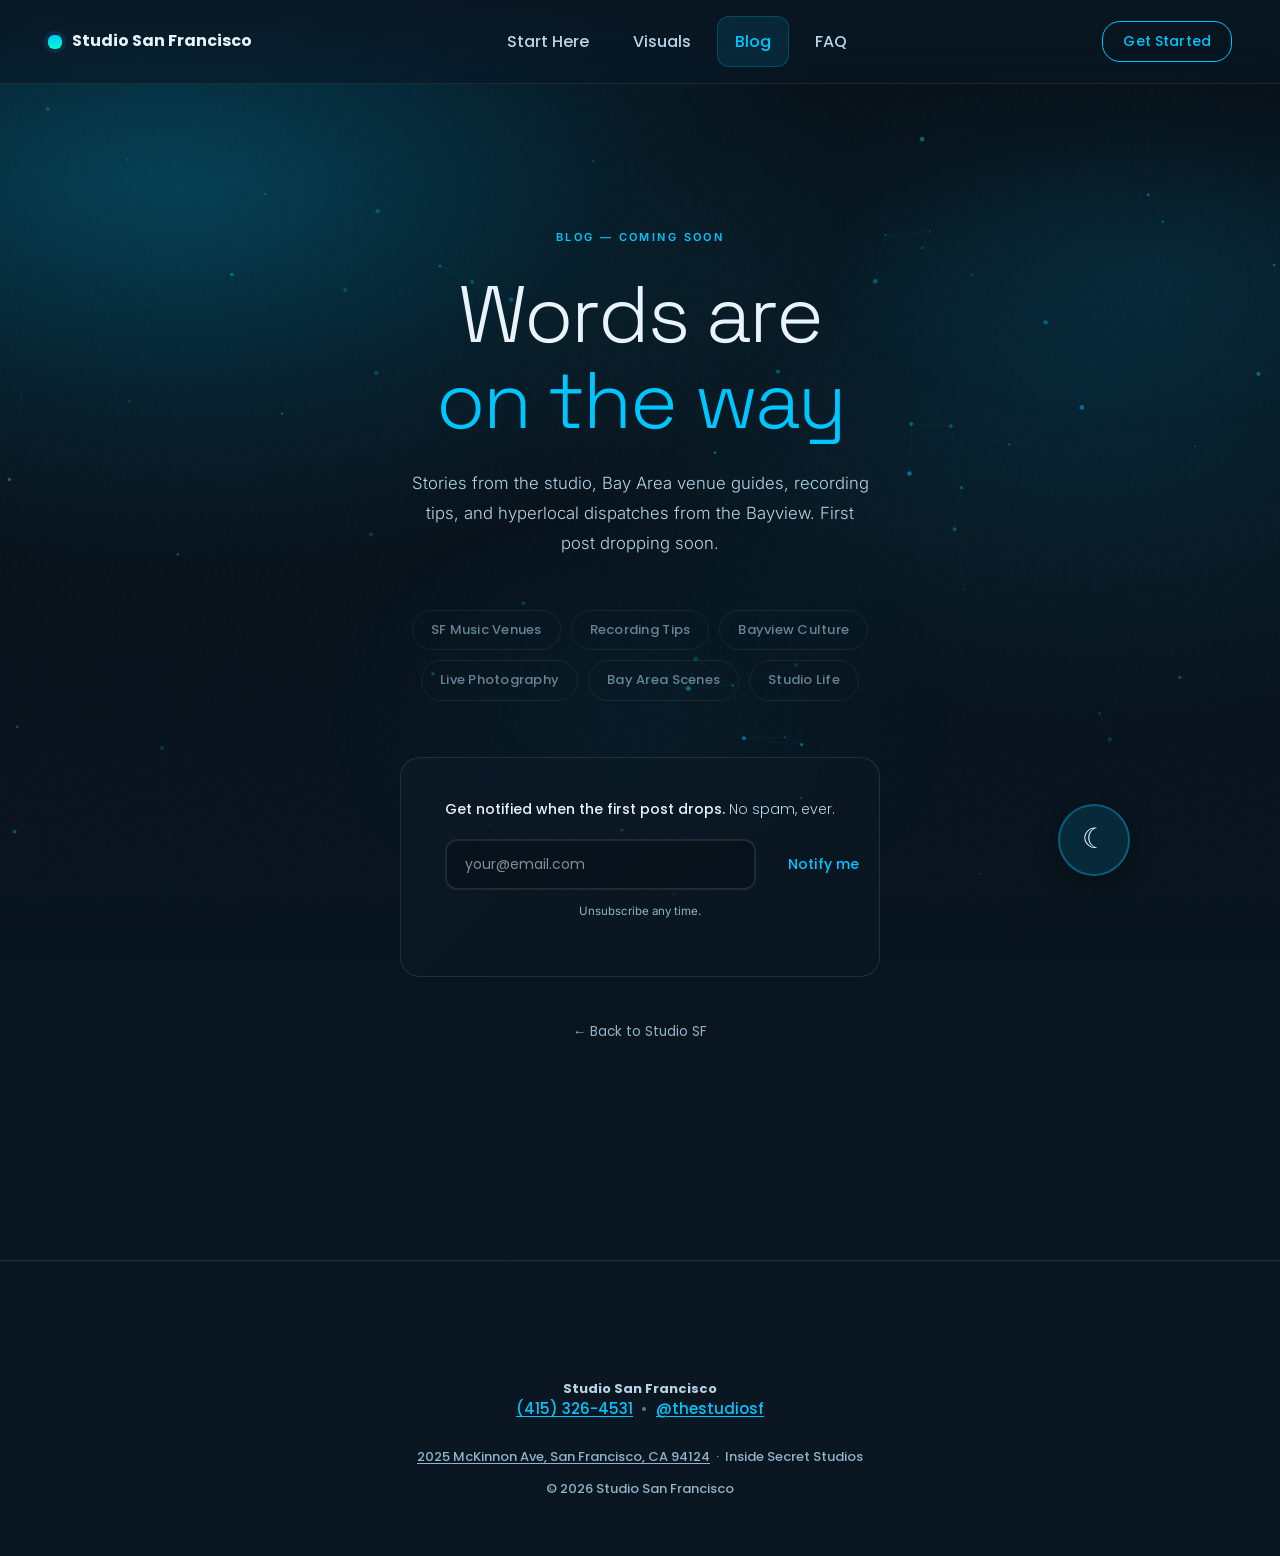
<file: blog.html>
<!DOCTYPE html>
<html data-theme="dark" lang="en">
<head>
<!-- Google tag (gtag.js) -->
<script async src="https://www.googletagmanager.com/gtag/js?id=G-ZKSHE7V4MH"></script>
<script>
  window.dataLayer = window.dataLayer || [];
  function gtag(){dataLayer.push(arguments);}
  gtag('js', new Date());
  gtag('config', 'G-ZKSHE7V4MH');
</script>
<meta charset="utf-8"/>
<meta content="width=device-width, initial-scale=1, viewport-fit=cover" name="viewport"/>
<meta content="#00c6ff" name="theme-color"/>
<meta content="index,follow,max-image-preview:large" name="robots"/>
<!-- Primary Meta Tags -->
<meta content="The Studio SF Blog — Bay Area music culture, recording tips, and hyperlocal dispatches from the Bayview. Coming soon." name="description"/>
<meta content="san francisco music blog, bay area recording tips, bayview music culture, sf music venues, recording studio blog san francisco" name="keywords"/>
<!-- Canonical URL -->
<link href="https://www.bookthestudiosf.com/blog.html" rel="canonical"/>
<!-- Open Graph -->
<meta content="Blog — Coming Soon | Studio San Francisco" property="og:title"/>
<meta content="Bay Area music culture, SF venue guides, recording tips, and hyperlocal dispatches from the Bayview. First post dropping soon." property="og:description"/>
<meta content="website" property="og:type"/>
<meta content="https://www.bookthestudiosf.com/blog.html" property="og:url"/>
<meta content="https://www.bookthestudiosf.com/images/studio-1.jpg" property="og:image"/>
<meta content="1200" property="og:image:width"/>
<meta content="630" property="og:image:height"/>
<meta content="Studio San Francisco — Blog" property="og:image:alt"/>
<meta content="Studio San Francisco" property="og:site_name"/>
<meta content="en_US" property="og:locale"/>
<!-- Twitter -->
<meta content="summary_large_image" name="twitter:card"/>
<meta content="Blog — Coming Soon | Studio San Francisco" name="twitter:title"/>
<meta content="Bay Area music culture, SF venue guides, recording tips, and hyperlocal dispatches from the Bayview. First post dropping soon." name="twitter:description"/>
<meta content="https://www.bookthestudiosf.com/images/studio-1.jpg" name="twitter:image"/>
<!-- Author & Geo -->
<meta content="Stephen" name="author"/>
<meta content="US-CA" name="geo.region"/>
<meta content="San Francisco" name="geo.placename"/>
<meta content="37.740133;-122.397501" name="geo.position"/>
<meta content="37.740133, -122.397501" name="ICBM"/>
<!-- Structured Data -->
<script type="application/ld+json">
{
  "@context": "https://schema.org",
  "@type": "Blog",
  "name": "Studio San Francisco Blog",
  "description": "Bay Area music culture, recording tips, and hyperlocal dispatches from Studio San Francisco in the Bayview district of San Francisco.",
  "url": "https://www.bookthestudiosf.com/blog.html",
  "author": {
    "@type": "Person",
    "name": "Stephen",
    "jobTitle": "Recording Engineer & Songwriter",
    "worksFor": {
      "@type": "LocalBusiness",
      "name": "Studio San Francisco",
      "url": "https://www.bookthestudiosf.com"
    }
  },
  "publisher": {
    "@type": "LocalBusiness",
    "name": "Studio San Francisco",
    "url": "https://www.bookthestudiosf.com",
    "address": {
      "@type": "PostalAddress",
      "streetAddress": "2025 McKinnon Ave",
      "addressLocality": "San Francisco",
      "addressRegion": "CA",
      "postalCode": "94124",
      "addressCountry": "US"
    }
  },
  "isPartOf": {
    "@type": "WebSite",
    "name": "Studio San Francisco",
    "url": "https://www.bookthestudiosf.com"
  }
}
</script>
<title>Blog — Coming Soon | Studio San Francisco</title>
<link href="https://fonts.googleapis.com" rel="preconnect"/>
<link crossorigin="" href="https://fonts.gstatic.com" rel="preconnect"/>
<link href="https://fonts.googleapis.com/css2?family=Poppins:wght@300;400;500;600&family=Inter:wght@300;400;500;600&family=Source+Serif+4:wght@400;600&family=Space+Grotesk:wght@300;400;500;600;700&display=swap" rel="stylesheet"/>
<link href="styles.css" rel="stylesheet"/>
<link rel="icon" href="data:image/svg+xml,<svg xmlns='http://www.w3.org/2000/svg' viewBox='0 0 100 100'><text y='.9em' font-size='90'>🎙</text></svg>"/>
<link rel="apple-touch-icon" href="/apple-touch-icon.png"/>
</head>
<body>

<div aria-hidden="true" class="bg-mesh"></div>
<div aria-hidden="true" class="bg-noise-overlay"></div>
<div aria-hidden="true" class="cursor-glow" id="cursorGlow"></div>
<canvas aria-hidden="true" id="particleCanvas"></canvas>
<a class="skip-to-main" href="#main">Skip to main content</a>

<header class="topbar desktop-only" id="topbar" role="banner">
<div class="topbar-inner">
  <a aria-label="Studio San Francisco home" class="topbrand" href="index.html">
    <span aria-hidden="true" class="topmark"></span>
    <span class="topname"><strong>Studio San Francisco</strong></span>
  </a>
  <nav aria-label="Primary navigation" class="topnav">
        <a href="index.html#quick-start">Start Here</a>
    <a href="portfolio.html">Visuals</a>
    <a href="blog.html" aria-current="page" style="color:var(--accent)">Blog</a>
    <a href="index.html#faq">FAQ</a>
  </nav>
<div class="topactions">
<a class="btn btn-nav-cta" href="index.html#quick-start">Get Started</a>
</div>
</div>
</header>

<button aria-label="Open menu" class="menu-fab" id="menuFab" type="button">
  <span aria-hidden="true" class="menu-dot"></span><span>MENU</span>
</button>
<div aria-hidden="true" class="backdrop" id="backdrop"></div>
<aside aria-label="Site navigation" class="sidebar" id="sidebar" role="navigation">
<div class="sidebar-inner">
  <div class="brand">
    <div class="brand-mark"><div class="brand-name">Studio San Francisco</div></div>
    <button aria-label="Close menu" class="icon-btn" id="closeSidebar">✕</button>
  </div>
  <ul class="nav">
    <li><a href="index.html">Home</a></li>
    <li><a href="index.html#quick-start">Get Started</a></li>
    <li><a href="portfolio.html">Visuals</a></li>
    <li><a href="blog.html" style="color:var(--accent)">Blog</a></li>
    <li><a href="index.html#faq">FAQ</a></li>
  </ul>
</div>
</aside>

<div class="theme-fab" id="themeFabWrap">
  <button aria-checked="false" aria-label="Switch to light mode" class="theme-fab-btn" id="themeFab" role="switch" type="button">
    <span aria-hidden="true" class="theme-fab-icon">☾</span>
  </button>
</div>

<main id="main" tabindex="-1">
  <div class="cs-wrap">

    <p class="cs-eyebrow" data-reveal>Blog — Coming Soon</p>

    <h1 class="cs-title" data-reveal>Words are<br><em>on the way</em></h1>

    <p class="cs-sub" data-reveal>Stories from the studio, Bay Area venue guides, recording tips, and hyperlocal dispatches from the Bayview. First post dropping soon.</p>

    <div class="cs-topics" data-reveal>
      <span class="cs-topic">SF Music Venues</span>
      <span class="cs-topic">Recording Tips</span>
      <span class="cs-topic">Bayview Culture</span>
      <span class="cs-topic">Live Photography</span>
      <span class="cs-topic">Bay Area Scenes</span>
      <span class="cs-topic">Studio Life</span>
    </div>

    <div class="cs-form-wrap" data-reveal>
      <span class="cs-form-label">Get notified when the first post drops. <span>No spam, ever.</span></span>
      <form class="cs-form" action="/" data-netlify="true" method="POST" name="blog-notify" id="notifyForm">
        <input type="hidden" name="form-name" value="blog-notify"/>
        <input type="email" name="email" placeholder="your@email.com" required autocomplete="email"/>
        <button class="btn btn-nav-cta" type="submit">Notify me</button>
      </form>
      <p class="cs-form-note">Unsubscribe any time.</p>
      <p class="cs-success" id="csSuccess">✓ You're on the list.</p>
    </div>

    <a class="cs-back" href="index.html">← Back to Studio SF</a>

  </div>
</main>

<footer class="premium-footer">
<div class="footer-inner">
<h4>Studio San Francisco</h4>
<div class="footer-contact"><a href="tel:+14153264531">(415) 326-4531</a><span class="footer-dot">•</span><a href="https://www.instagram.com/thestudiosf/" rel="noopener" target="_blank">@thestudiosf</a></div>
<address class="footer-address"><a href="https://maps.google.com/?q=2025+McKinnon+Ave,+San+Francisco,+CA+94124" rel="noopener" target="_blank">2025 McKinnon Ave, San Francisco, CA 94124</a> &nbsp;·&nbsp; Inside Secret Studios</address>
<div class="footer-copy">&copy; <span class="js-year"></span> Studio San Francisco</div>
</div>
</footer>

<script src="scripts.js"></script>

</body>
</html>
</file>
<file: styles.css>
/* ═══════════════════════════════════════════════════════════════
   STUDIO SAN FRANCISCO — Production Stylesheet
   Refactored for clean component architecture
   Dark theme default · Light theme via [data-theme="light"]
   ═══════════════════════════════════════════════════════════════ */

/* ─── 1. CUSTOM PROPERTIES ─────────────────────────────────── */

:root {
  --content-max: 1240px;
  --accent: #00c6ff;
  --accent2: #00ffc6;
  --gold: #F4C430;
  --bg: #071018;
  --bg2: #0a1722;
  --card: #0c1b27;
  --text: #e9f3fb;
  --muted: #b8d4e5;
  --muted2: #92b3c8;
  --border: rgba(255,255,255,.10);
  --border2: rgba(0,198,255,.22);
  --shadow: 0 14px 40px rgba(0,0,0,.45);
  --shadow2: 0 18px 52px rgba(0,0,0,.55);
  --radius: 18px;
  --ease: cubic-bezier(.2,.9,.2,1);
  --focus: 0 0 0 4px rgba(0,198,255,.25);
  --danger: #ff4d6d;
  --shadow-subtle: 0 2px 8px rgba(0,0,0,.20), 0 1px 3px rgba(0,0,0,.30);
  --shadow-card: 0 8px 24px rgba(0,0,0,.35), 0 2px 6px rgba(0,0,0,.25);
  --shadow-elevated: 0 16px 48px rgba(0,0,0,.45), 0 4px 12px rgba(0,0,0,.35);
  --glow-subtle: 0 0 20px rgba(0,198,255,.15);
  --glow-medium: 0 0 30px rgba(0,198,255,.25);
  --glow-intense: 0 0 60px rgba(0,198,255,.35);
  --ease-bounce: cubic-bezier(.68,-.55,.265,1.55);
  --ease-smooth: cubic-bezier(.4,0,.2,1);
  --ease-snappy: cubic-bezier(.5,0,0,1);
  --ease-elastic: cubic-bezier(.175,.885,.32,1.275);
  --anchor-offset: 88px;
  --card-padding: 28px 24px;
  --field-bg: rgba(7,16,24,0.60);
  --field-bg-active: rgba(10,22,32,0.78);
  --panel-bg: linear-gradient(135deg, rgba(12,27,39,0.70), rgba(10,23,34,0.50));
  --panel-shadow: 0 20px 60px rgba(0,0,0,0.30);
  --placeholder: rgba(233,243,251,0.55);
}

[data-theme="light"] {
  --bg: #f8fafc;
  --bg2: #f1f5f9;
  --card: #ffffff;
  --text: #0f172a;
  --muted: #475569;
  --muted2: #64748b;
  --border: rgba(15,23,42,.10);
  --border2: rgba(0,198,255,.30);
  --shadow: 0 12px 28px rgba(15,23,42,.08);
  --shadow2: 0 16px 44px rgba(15,23,42,.12);
  --accent: #00c6ff;
  --accent2: #00ffc6;
  --glow-subtle: 0 0 20px rgba(0,198,255,.12);
  --glow-medium: 0 0 30px rgba(0,198,255,.18);
  --field-bg: rgba(248,250,252,0.95);
  --field-bg-active: rgba(255,255,255,1.00);
  --panel-bg: linear-gradient(135deg, rgba(255,255,255,0.95), rgba(248,250,252,0.92));
  --panel-shadow: 0 14px 40px rgba(15,23,42,0.08);
  --placeholder: rgba(15,23,42,0.45);
}


/* ─── 2. RESETS & GLOBALS ──────────────────────────────────── */

html { color-scheme: dark; }
html[data-theme="light"] { color-scheme: light; }

* { box-sizing: border-box; -webkit-tap-highlight-color: transparent; }

html {
  scroll-behavior: smooth;
  scroll-padding-top: 90px;
  overflow-x: hidden;
  overflow-x: clip;
  max-width: 100%;
}


section[id] { scroll-margin-top: var(--anchor-offset); }

body {
  margin: 0;
  font-family: Poppins, -apple-system, sans-serif;
  font-weight: 400;
  background:
    radial-gradient(1200px 700px at 15% 12%, rgba(0,198,255,.18), transparent 55%),
    radial-gradient(1100px 650px at 85% 25%, rgba(0,198,255,.10), transparent 52%),
    linear-gradient(180deg, var(--bg), var(--bg2));
  color: var(--text);
  font-size: 16px;
  line-height: 1.7;
  overflow-x: hidden;
  overflow-x: clip;
  max-width: 100%;
  -webkit-font-smoothing: antialiased;
  -moz-osx-font-smoothing: grayscale;
  min-height: 100vh;
}
body.noscroll { overflow: hidden; }

a { color: var(--text); text-decoration: none; }
a:hover { color: var(--accent2); }

*:focus-visible { outline: 2px solid var(--accent); outline-offset: 2px; }

a:focus-visible, button:focus-visible, [tabindex]:focus-visible {
  outline: 2px solid var(--accent) !important;
  outline-offset: 3px !important;
  box-shadow: var(--focus), var(--glow-subtle) !important;
}


/* ─── 3. SKIP LINK ────────────────────────────────────────── */

.skip, .skip-to-main {
  position: absolute;
  left: -9999px;
  top: 10px;
  background: var(--card);
  border: 2px solid var(--accent);
  padding: 10px 14px;
  border-radius: 10px;
  z-index: 10000;
  color: var(--text);
  text-decoration: none;
  font-weight: 500;
}
.skip:focus, .skip-to-main:focus {
  left: 12px;
  outline: 3px solid var(--accent);
}


/* ─── 4. BACKGROUND EFFECTS ───────────────────────────────── */

.bg-mesh {
  position: fixed;
  inset: 0;
  z-index: -3;
  pointer-events: none;
  background:
    radial-gradient(ellipse 80% 50% at 10% 20%, rgba(0,198,255,.10), transparent 50%),
    radial-gradient(ellipse 60% 40% at 90% 30%, rgba(0,198,255,.07), transparent 45%),
    radial-gradient(ellipse 50% 50% at 50% 80%, rgba(0,150,200,.06), transparent 50%);
  transition: background 0.5s ease;
}
[data-theme="light"] .bg-mesh {
  background:
    radial-gradient(ellipse 80% 50% at 10% 20%, rgba(0,198,255,.22), transparent 50%),
    radial-gradient(ellipse 60% 40% at 90% 30%, rgba(0,198,255,.18), transparent 45%),
    radial-gradient(ellipse 50% 50% at 50% 80%, rgba(0,150,200,.14), transparent 50%);
}

.bg-noise-overlay {
  position: fixed;
  inset: 0;
  z-index: -2;
  pointer-events: none;
  opacity: 0.018;
  background-image: url("data:image/svg+xml,%3Csvg viewBox='0 0 256 256' xmlns='http://www.w3.org/2000/svg'%3E%3Cfilter id='n'%3E%3CfeTurbulence type='fractalNoise' baseFrequency='0.85' numOctaves='4' stitchTiles='stitch'/%3E%3C/filter%3E%3Crect width='100%25' height='100%25' filter='url(%23n)'/%3E%3C/svg%3E");
}
[data-theme="light"] .bg-noise-overlay { opacity: 0.05; }

#particleCanvas {
  position: fixed;
  inset: 0;
  z-index: -1;
  pointer-events: none;
}

.cursor-glow {
  position: fixed;
  width: 500px;
  height: 500px;
  border-radius: 50%;
  background: radial-gradient(circle, rgba(0,198,255,.10), transparent 70%);
  pointer-events: none;
  z-index: -1;
  transform: translate(-50%, -50%);
  transition: opacity 0.4s ease, background 0.5s ease;
  opacity: 0;
  will-change: transform;
}
[data-theme="light"] .cursor-glow {
  background: radial-gradient(circle, rgba(0,198,255,.28), transparent 70%);
}
body:hover .cursor-glow { opacity: 1; }

@media (hover: none), (pointer: coarse) {
  .cursor-glow { display: none !important; }
}


/* ─── 5. SCROLL REVEAL ANIMATIONS ─────────────────────────── */

/* Fail-safe: content is visible by default (so a JS error can’t blank the page).
   JS adds `html.reveal-ready` right before it initializes IntersectionObserver. */
[data-reveal] {
  opacity: 1;
  transform: none;
}

html.reveal-ready [data-reveal] {
  opacity: 0;
  transform: translateY(24px);
  transition: opacity 0.7s var(--ease), transform 0.7s var(--ease);
}
html.reveal-ready [data-reveal].is-revealed {
  opacity: 1;
  transform: translateY(0);
}
html.reveal-ready [data-reveal="scale"] { transform: scale(0.96); }
html.reveal-ready [data-reveal="scale"].is-revealed { transform: scale(1); }

[data-stagger] > * {
  opacity: 1;
  transform: none;
}

html.reveal-ready [data-stagger] > * {
  opacity: 0;
  transform: translateY(20px);
  transition: opacity 0.5s var(--ease), transform 0.5s var(--ease);
}

html.reveal-ready [data-stagger].is-revealed > *:nth-child(1) { transition-delay: 0.05s; }
html.reveal-ready [data-stagger].is-revealed > *:nth-child(2) { transition-delay: 0.10s; }
html.reveal-ready [data-stagger].is-revealed > *:nth-child(3) { transition-delay: 0.15s; }
html.reveal-ready [data-stagger].is-revealed > *:nth-child(4) { transition-delay: 0.20s; }
html.reveal-ready [data-stagger].is-revealed > *:nth-child(5) { transition-delay: 0.25s; }
html.reveal-ready [data-stagger].is-revealed > *:nth-child(6) { transition-delay: 0.30s; }
html.reveal-ready [data-stagger].is-revealed > *:nth-child(7) { transition-delay: 0.35s; }
html.reveal-ready [data-stagger].is-revealed > *:nth-child(8) { transition-delay: 0.40s; }
html.reveal-ready [data-stagger].is-revealed > * {
  opacity: 1;
  transform: translateY(0);
}


/* ─── 6. KEYFRAME ANIMATIONS ──────────────────────────────── */

@keyframes fadeIn {
  from { opacity: 0; }
  to { opacity: 1; }
}
@keyframes fadeInUp {
  from { opacity: 0; transform: translateY(20px); }
  to { opacity: 1; transform: translate3d(0,0,0); }
}
@keyframes zoomIn {
  from { transform: scale(0.9); opacity: 0; }
  to { transform: scale(1); opacity: 1; }
}
@keyframes slideUp {
  from { transform: translateY(30px); opacity: 0; }
  to { transform: translateY(0); opacity: 1; }
}
@keyframes shake {
  0%, 100% { transform: translateX(0); }
  20% { transform: translateX(-6px); }
  40% { transform: translateX(6px); }
  60% { transform: translateX(-4px); }
  80% { transform: translateX(4px); }
}
.shake { animation: shake .35s; }

@keyframes breathe {
  0%, 100% { box-shadow: 0 0 0 0 rgba(0,198,255,.7), var(--shadow); }
  50% { box-shadow: 0 0 0 8px rgba(0,198,255,0), 0 8px 32px rgba(0,198,255,.3); }
}
@keyframes gentlePulse {
  0%, 100% { box-shadow: 0 0 0 0 rgba(0,198,255,.6); }
  50% { box-shadow: 0 0 0 12px rgba(0,198,255,0); }
}
@keyframes pulse-glow {
  0%, 100% { box-shadow: 0 0 10px rgba(0,198,255,.3); }
  50% { box-shadow: 0 0 20px rgba(0,198,255,.5); }
}
@keyframes loading {
  to { transform: translateX(100%); }
}
@keyframes glimmer {
  0% { left: -100%; }
  50% { left: 100%; }
  100% { left: 100%; }
}


/* ─── 7. TYPOGRAPHY ────────────────────────────────────────── */

h1, h2, h3, h4 { margin: 0; line-height: 1.2; }
h1 { font-size: clamp(34px, 5vw, 48px); font-weight: 500; margin-bottom: 16px; }
h2 { font-size: clamp(26px, 4vw, 34px); font-weight: 500; margin-bottom: 12px; }
h3 { font-size: 22px; font-weight: 500; margin-bottom: 10px; }

p {
  margin: 0 0 14px;
  line-height: 1.7;
  font-size: 16px;
  font-family: Inter, Poppins, sans-serif;
}

ul, ol {
  margin: 0 0 16px 0;
  padding-left: 24px;
}
li {
  margin-bottom: 8px;
  line-height: 1.6;
}
li:last-child { margin-bottom: 0; }

.kicker {
  font-size: 16px;
  font-weight: 500;
  text-transform: uppercase;
  letter-spacing: .1em;
  color: var(--accent);
  margin-bottom: 10px;
}

.subhead {
  font-size: 15px;
  color: var(--muted);
  line-height: 1.6;
  margin-bottom: 20px;
}

.accent {
  background: linear-gradient(135deg, var(--accent), var(--accent2));
  -webkit-background-clip: text;
  background-clip: text;
  -webkit-text-fill-color: transparent;
}

.text-glow {
  text-shadow: 0 0 40px rgba(0,198,255,.4);
}

.text-link {
  color: var(--accent);
  font-weight: 500;
  text-decoration: underline;
  text-underline-offset: 3px;
}
.text-link:hover { color: var(--accent2); }


/* ─── 8. LAYOUT ────────────────────────────────────────────── */

main {
  max-width: var(--content-max);
  margin: 0 auto;
  padding: 24px 20px 56px;
  overflow-x: hidden;
}

section {
  margin-bottom: 72px;
  overflow-x: hidden;
  overflow-y: visible;
}
@media (max-width: 768px) {
  section { margin-bottom: 56px; }
}
section:last-of-type { margin-bottom: 0; }

.grid3 { display: grid; gap: 20px; }
@media (min-width: 700px) {
  .grid3 { grid-template-columns: repeat(3, 1fr); gap: 24px; }
}

.grid2 { display: grid; gap: 20px; }
@media (min-width: 700px) {
  .grid2 { grid-template-columns: repeat(2, 1fr); gap: 24px; }
}


/* ─── 9. CARDS & PADS ─────────────────────────────────────── */

.card {
  transition: all .35s var(--ease-smooth);
  background: var(--card);
  border: 1px solid var(--border);
  border-radius: var(--radius);
  box-shadow: var(--shadow);
}
.card:hover {
  border-color: var(--border2);
  box-shadow: var(--shadow-card);
}
.card:hover {
  box-shadow: var(--shadow-elevated), var(--glow-subtle) !important;
}

.pad { padding: var(--card-padding); }
@media (max-width: 768px) {
  .pad { padding: 24px 20px; }
}


/* ─── 10. BUTTONS ──────────────────────────────────────────── */

.btn {
  display: inline-flex;
  align-items: center;
  justify-content: center;
  padding: 12px 20px;
  border-radius: 12px;
  font-weight: 500;
  font-size: 14px;
  cursor: pointer;
  transition: all .25s var(--ease);
  border: none;
  text-decoration: none;
  white-space: nowrap;
}
.btn:active {
  transform: scale(0.96);
  transition: transform .1s var(--ease-snappy);
}
.btn:disabled {
  opacity: .6;
  cursor: not-allowed;
  transform: none !important;
}

.btn-primary {
  background: linear-gradient(135deg, var(--accent), var(--accent2));
  color: #041723;
  box-shadow: 0 0 0 0 rgba(0,198,255,.4);
  position: relative;
  overflow: hidden;
}
.btn-primary:hover {
  transform: translateY(-2px);
  box-shadow: 0 8px 24px rgba(0,198,255,.35);
  color: #000;
}
[data-theme="light"] .btn-primary { color: #0f172a; }
[data-theme="light"] .btn-primary:hover {
  box-shadow: 0 8px 24px rgba(0,198,255,.30);
  color: #0f172a;
}
.btn-primary:active { transform: scale(0.97); }
.btn-primary:focus-visible {
  outline: 3px solid var(--accent);
  outline-offset: 3px;
}

.btn-primary::after {
  content: '';
  position: absolute;
  inset: 0;
  background: linear-gradient(180deg, rgba(255,255,255,0.15), transparent 60%);
  opacity: 0;
  transition: opacity 0.25s ease;
}
.btn-primary:hover::after { opacity: 1; }

.btn-primary.idle-pulse {
  animation: gentlePulse 2.5s ease-in-out infinite;
}

.btn-outline {
  background: rgba(0,198,255,.14);
  color: var(--accent);
  border: 1px solid rgba(0,198,255,.35);
}
.btn-outline:hover {
  background: rgba(0,198,255,.22);
  transform: translateY(-2px);
}
[data-theme="light"] .btn-outline {
  background: rgba(0,198,255,.10);
  border: 1px solid rgba(0,198,255,.30);
}
[data-theme="light"] .btn-outline:hover {
  background: rgba(0,198,255,.18);
}
.btn-outline:active { transform: scale(0.96); }
.btn-outline:focus-visible {
  outline: 3px solid var(--accent);
  outline-offset: 3px;
}

/* Nav CTA — transparent with teal border */
.btn-nav-cta {
  background: transparent;
  color: var(--accent);
  border: 1.5px solid var(--accent);
  padding: 8px 20px;
  border-radius: var(--radius);
  font-size: 14px;
  font-weight: 500;
  letter-spacing: 0.01em;
  transition: all 0.25s var(--ease);
  cursor: pointer;
  text-decoration: none;
  display: inline-flex;
  align-items: center;
  white-space: nowrap;
}
.btn-nav-cta:hover {
  background: rgba(0,198,255,.10);
  border-color: var(--accent);
  color: var(--accent);
  box-shadow: 0 0 14px rgba(0,198,255,.18);
}
.btn-nav-cta:active { transform: scale(0.96); }
[data-theme="light"] .btn-nav-cta {
  color: var(--accent);
  border-color: var(--accent);
  background: transparent;
}
[data-theme="light"] .btn-nav-cta:hover {
  background: rgba(0,198,255,.08);
  box-shadow: 0 0 12px rgba(0,198,255,.12);
}

.btn-dim {
  opacity: .72;
  background: rgba(0,198,255,.08);
  color: var(--accent);
  border: 1px solid rgba(0,198,255,.22);
}
.btn-dim:hover {
  opacity: .92;
  background: rgba(0,198,255,.14);
  transform: translateY(-1px);
}

.btn-icon {
  width: 40px;
  height: 40px;
  padding: 0;
  display: inline-flex;
  align-items: center;
  justify-content: center;
}

.icon-btn {
  background: rgba(0,198,255,.12);
  border: 1px solid rgba(0,198,255,.25);
  color: var(--text);
  width: 38px;
  height: 38px;
  border-radius: 999px;
  display: flex;
  align-items: center;
  justify-content: center;
  cursor: pointer;
  transition: all .2s var(--ease);
  flex-shrink: 0;
  font-size: 18px;
  font-weight: 500;
}
.icon-btn:hover {
  background: rgba(0,198,255,.20);
  transform: scale(1.05);
}


/* ─── 11. DESKTOP TOPBAR ──────────────────────────────────── */

.desktop-only { display: none; }

@media (min-width: 981px) {
  .desktop-only { display: block; }
  .menu-fab, .backdrop, .sidebar { display: none !important; }
  body { padding-left: 0 !important; }
  html { scroll-padding-top: 90px; }
}
@media (max-width: 980px) {
  .topbar { display: none !important; }
}

.topbar {
  position: sticky;
  top: 0;
  z-index: 80;
  backdrop-filter: saturate(160%) blur(10px);
  background: linear-gradient(180deg, rgba(10,23,34,.86), rgba(10,23,34,.65));
  border-bottom: 1px solid rgba(255,255,255,.08);
  transition: transform .35s var(--ease-smooth), opacity .35s var(--ease-smooth);
}
[data-theme="light"] .topbar {
  background: linear-gradient(180deg, rgba(255,255,255,.92), rgba(255,255,255,.85));
  border-bottom: 1px solid rgba(0,0,0,.08);
}
.topbar.topbar-hidden {
  transform: translateY(-100%);
  opacity: 0;
  pointer-events: none;
}

.topbar-inner {
  display: flex;
  align-items: center;
  gap: 24px;
  padding: 16px 24px;
  width: min(var(--content-max), calc(100% - 48px));
  margin: 0 auto;
}

.topbrand {
  display: flex;
  align-items: center;
  gap: 10px;
  color: var(--text);
  text-decoration: none;
  flex-shrink: 0;
}
.topmark {
  width: 14px;
  height: 14px;
  border-radius: 6px;
  background: linear-gradient(180deg, var(--accent), var(--accent2));
  box-shadow: 0 0 0 4px rgba(0,198,255,.10);
}
.topname { display: flex; flex-direction: column; line-height: 1.05; }
.topsub { font-size: 13px; color: var(--muted); font-weight: 500; margin-top: 2px; }

.topnav {
  display: flex;
  align-items: center;
  gap: 8px;
  flex: 1;
  justify-content: center;
}
.topnav a {
  color: var(--muted);
  text-decoration: none;
  font-weight: 500;
  font-size: 16px;
  padding: 12px 18px;
  border-radius: 12px;
  transition: transform .18s var(--ease), background .18s var(--ease), color .18s var(--ease);
  white-space: nowrap;
  position: relative;
}
.topnav a:focus-visible {
  outline: 2px solid var(--accent);
  outline-offset: 2px;
}
.topnav a:hover {
  background: rgba(255,255,255,.04);
  color: var(--text);
  transform: translateY(-1px);
}
.topnav a[aria-current] {
  color: var(--text);
  background: rgba(0,198,255,.10);
  box-shadow: inset 0 0 0 1px rgba(0,198,255,.22);
}
.topnav a::after {
  content: '';
  position: absolute;
  bottom: -2px;
  left: 0;
  width: 0;
  height: 2px;
  background: var(--accent);
  transition: width 0.3s var(--ease);
}
.topnav a:hover::after { width: 100%; }

.topactions {
  display: flex;
  align-items: center;
  gap: 12px;
  flex-shrink: 0;
}
.topactions a.nav-special {
  display: inline-flex;
  align-items: center;
  justify-content: center;
  text-decoration: none;
  font-weight: 500;
  font-size: 15px;
  padding: 10px 16px;
  border-radius: 12px;
  color: var(--accent);
  background: rgba(0,198,255,.12);
  border: 1px solid rgba(0,198,255,.3);
  transition: transform .18s var(--ease), background .18s var(--ease), color .18s var(--ease), box-shadow .18s var(--ease), border-color .18s var(--ease);
  white-space: nowrap;
}
.topactions a.nav-special:hover {
  background: rgba(0,198,255,.18);
  border-color: var(--accent);
  box-shadow: 0 0 12px rgba(0,198,255,.2);
  transform: translateY(-1px);
}
.topactions a.nav-special:focus-visible {
  outline: 2px solid var(--accent);
  outline-offset: 2px;
}


/* ─── 12. MOBILE SIDEBAR ──────────────────────────────────── */

.menu-fab {
  position: fixed;
  top: 16px;
  left: 16px;
  z-index: 1300;
  display: inline-flex;
  align-items: center;
  gap: 10px;
  padding: 12px 16px;
  border-radius: 999px;
  border: 2px solid var(--accent);
  background: linear-gradient(135deg, rgba(0,198,255,.20), rgba(0,198,255,.10));
  backdrop-filter: blur(12px);
  color: var(--text);
  cursor: pointer;
  font-weight: 500;
  font-size: 14px;
  letter-spacing: .04em;
  box-shadow: 0 0 0 0 rgba(0,198,255,.7), var(--shadow);
  transition: all .3s var(--ease);
  animation: breathe 3s ease-in-out infinite;
}
.menu-fab:hover {
  transform: translateY(-2px) scale(1.02);
  background: linear-gradient(135deg, rgba(0,198,255,.28), rgba(0,198,255,.14));
  box-shadow: 0 0 0 4px rgba(0,198,255,.3), 0 12px 36px rgba(0,198,255,.4);
  animation: none;
}
.menu-dot {
  width: 10px;
  height: 10px;
  border-radius: 999px;
  background: var(--accent);
  box-shadow: 0 0 0 4px rgba(0,198,255,.18);
}
body.sidebar-open .menu-fab { display: none; }

.backdrop {
  position: fixed;
  inset: 0;
  background: rgba(0,0,0,.65);
  opacity: 0;
  pointer-events: none;
  transition: opacity .3s var(--ease);
  z-index: 1250;
}
body.sidebar-open .backdrop { opacity: 1; pointer-events: auto; }

.sidebar {
  position: fixed;
  inset: 0 auto 0 0;
  width: min(320px, 82vw);
  background: linear-gradient(180deg, rgba(18,24,40,.98), rgba(18,24,40,.92));
  backdrop-filter: blur(14px);
  border-right: 1px solid var(--border);
  transform: translateX(-110%);
  transition: transform .35s var(--ease);
  z-index: 1400;
  display: flex;
  flex-direction: column;
  box-shadow: var(--shadow2);
}
[data-theme="light"] .sidebar {
  background: linear-gradient(180deg, rgba(255,255,255,.98), rgba(255,255,255,.94));
}
body.sidebar-open .sidebar { transform: translateX(0); }

.sidebar-inner {
  padding: 18px 16px;
  overflow: auto;
  flex: 1;
}

.brand {
  display: flex;
  align-items: center;
  justify-content: space-between;
  gap: 10px;
  padding: 14px 12px;
  border-radius: 16px;
  background: linear-gradient(180deg, rgba(0,198,255,.14), transparent 70%);
  border: 1px solid rgba(0,198,255,.25);
}
.brand-mark { flex: 1; min-width: 0; }
.brand-name { font-size: 17px; font-weight: 500; letter-spacing: .02em; line-height: 1.1; }
.brand-sub { font-size: 11px; color: var(--muted2); margin-top: 2px; }

.nav {
  list-style: none;
  margin: 24px 0;
  padding: 0;
}
.nav li { margin: 0; }
.nav a {
  display: block;
  padding: 10px 12px;
  border-radius: 12px;
  margin-bottom: 4px;
  transition: all .2s var(--ease);
  font-weight: 500;
  font-size: 15px;
  color: var(--text);
  position: relative;
}
.nav a:hover {
  background: rgba(0,198,255,.12);
  color: var(--accent);
  transform: translateX(4px);
}
.nav a[aria-current="page"] {
  background: rgba(0,198,255,.12);
  color: var(--accent);
}
.nav a[aria-current="location"] {
  color: var(--text);
  background: rgba(0,198,255,.10);
  border-color: rgba(0,198,255,.25);
}

.nav-divider {
  height: 1px;
  background: var(--border);
  margin: 16px 0;
}
.nav-label {
  font-size: 11px;
  font-weight: 500;
  text-transform: uppercase;
  letter-spacing: .08em;
  color: var(--muted2);
  margin: 12px 0 8px 12px;
}

.toggle-row {
  margin: 20px 0;
  padding: 12px;
  background: rgba(0,198,255,.08);
  border-radius: 14px;
  border: 1px solid var(--border);
  display: flex;
  align-items: center;
  justify-content: space-between;
  gap: 12px;
}
.toggle-label { font-size: 14px; font-weight: 500; }

.switch {
  width: 52px;
  height: 28px;
  background: var(--card);
  border-radius: 999px;
  position: relative;
  transition: background .3s var(--ease);
  border: 2px solid var(--border);
  cursor: pointer;
  flex-shrink: 0;
}
.switch::before {
  content: '';
  width: 20px;
  height: 20px;
  background: white;
  border-radius: 999px;
  position: absolute;
  top: 2px;
  left: 2px;
  transition: transform .3s var(--ease);
  box-shadow: 0 2px 6px rgba(0,0,0,.3);
}
.switch[aria-checked="true"] {
  background: var(--accent);
  border-color: var(--accent);
}
.switch[aria-checked="true"]::before {
  transform: translateX(24px);
}

.meta-box {
  padding: 14px;
  border-radius: 12px;
  background: rgba(0,198,255,.08);
  border: 1px solid var(--border);
  font-size: 13px;
  line-height: 1.5;
  color: var(--muted);
  margin-top: 20px;
}

.sidebar-bottom {
  padding: 16px;
  border-top: 1px solid var(--border);
}

.cta-stack {
  display: flex;
  flex-direction: column;
  gap: 10px;
}


/* ─── 13. BACK TO TOP BUTTON ──────────────────────────────── */

.back-to-top {
  position: fixed;
  right: 24px;
  bottom: 24px;
  z-index: 1200;
  opacity: 0;
  transform: translateY(20px);
  transition: all .3s var(--ease);
}
.back-to-top.visible {
  opacity: 1;
  transform: translateY(0);
}
.back-to-top a {
  display: flex;
  flex-direction: column;
  align-items: center;
  justify-content: center;
  width: 112px;
  height: 112px;
  border-radius: 50%;
  background: rgba(0,198,255,.15);
  border: 2px solid rgba(0,198,255,.4);
  backdrop-filter: blur(12px);
  box-shadow: 0 8px 24px rgba(0,0,0,.3);
  text-decoration: none;
  transition: all .25s var(--ease);
}
.back-to-top a:hover {
  background: rgba(0,198,255,.25);
  border-color: var(--accent);
  box-shadow: 0 12px 32px rgba(0,198,255,.3);
  transform: translateY(-4px);
}
.back-to-top-icon {
  font-size: 44px;
  color: var(--accent);
  font-weight: 500;
  line-height: 1;
}
.back-to-top-text {
  font-size: 12px;
  color: var(--text);
  font-weight: 500;
  text-transform: uppercase;
  letter-spacing: 0.05em;
  margin-top: 2px;
}


/* ─── 14. MOBILE CTA BAR ──────────────────────────────────── */

.cta-mobile {
  position: fixed;
  left: 16px;
  right: 16px;
  bottom: 16px;
  z-index: 1200;
  display: none;
  gap: 12px;
  padding: 12px;
  border-radius: 18px;
  border: 1px solid var(--border);
  background: rgba(10,14,22,.86);
  backdrop-filter: blur(14px);
  box-shadow: 0 18px 40px rgba(0,0,0,.35);
}
[data-theme="light"] .cta-mobile {
  background: rgba(255,255,255,.90);
}
.cta-mobile .btn { flex: 1; height: 48px; justify-content: center; font-size: 15px; }

@media (max-width: 980px) {
  .back-to-top { right: 16px; bottom: 140px; }
  .cta-mobile { display: flex; }
  body { padding-bottom: 86px; }
}


/* ─── 15. THEME FAB (FLOATING TOGGLE) ─────────────────────── */

.theme-fab {
  position: fixed;
  right: calc(24px + 112px + 14px);
  bottom: 24px;
  z-index: 1201;
  opacity: 1;
  transform: none;
  pointer-events: auto;
  display: block;
}
.theme-fab-btn {
  width: 72px;
  height: 72px;
  border-radius: 50%;
  display: flex;
  align-items: center;
  justify-content: center;
  background: rgba(0,198,255,.12);
  border: 2px solid rgba(0,198,255,.35);
  backdrop-filter: blur(12px);
  box-shadow: 0 8px 24px rgba(0,0,0,.3);
  cursor: pointer;
  transition: all .25s var(--ease);
  color: var(--text);
  font-size: 28px;
  line-height: 1;
}
.theme-fab-btn:hover {
  background: rgba(0,198,255,.18);
  border-color: var(--accent);
  box-shadow: 0 10px 28px rgba(0,0,0,.35);
  transform: translateY(-2px);
}
.theme-fab-btn:active { transform: translateY(0); }
.theme-fab-btn:focus-visible {
  outline: none;
  box-shadow: var(--focus);
}
.theme-fab-icon { transform: translateY(-1px); }

@media (max-width: 820px) {
  .back-to-top a { width: 56px; height: 56px; }
  .back-to-top { right: 16px; bottom: 100px; }
  .back-to-top-icon { font-size: 28px; }
  .theme-fab { right: calc(16px + 56px + 10px); bottom: 100px; }
  .theme-fab-btn { width: 48px; height: 48px; font-size: 20px; }
  .back-to-top-text { display: none; }
}


/* ─── 16. FORM ELEMENTS ────────────────────────────────────── */

.form-grid { display: grid; gap: 18px; }
@media (min-width: 600px) {
  .form-grid { grid-template-columns: 1fr 1fr; }
}

.two-col-fields {
  grid-column: 1 / -1;
  display: grid;
  gap: 24px;
  align-items: start;
}
@media (min-width: 600px) {
  .two-col-fields { grid-template-columns: 1fr 1fr; }
}
@media (max-width: 599px) {
  .two-col-fields { grid-template-columns: 1fr; }
}
.two-col-fields .checks { height: 100%; }

.field {
  display: flex;
  flex-direction: column;
  gap: 10px;
}
.field label {
  font-size: 13px;
  font-weight: 500;
  text-transform: uppercase;
  letter-spacing: 0.5px;
  color: var(--muted);
}
.req { color: var(--danger); font-weight: 500; }

input, select, textarea {
  padding: 14px 16px;
  border: 1px solid var(--border);
  border-radius: 10px;
  background: rgba(255,255,255,.03);
  color: var(--text);
  font-size: 16px;
  font-family: Inter, Poppins, sans-serif;
  transition: all .2s var(--ease);
  min-height: 48px;
}
select { min-height: 48px; }

label {
  display: block;
  font-size: 15px;
  font-weight: 500;
  color: var(--text);
  margin-bottom: 6px;
  font-family: Inter, Poppins, sans-serif;
}
label.required::after {
  content: " *";
  color: var(--danger);
}

input:focus, select:focus, textarea:focus {
  outline: none;
  border-color: var(--accent);
  box-shadow: var(--focus), 0 0 0 1px var(--accent) inset;
  background: rgba(255,255,255,.05);
  transform: translateY(-1px);
}
input.error, select.error, textarea.error {
  border-color: var(--danger);
  background: rgba(255,77,109,.08);
}
textarea {
  resize: vertical;
  min-height: 100px;
}

.checks {
  border: 1px solid var(--border);
  border-radius: 10px;
  padding: 12px;
  background: rgba(255,255,255,.03);
  transition: all .2s var(--ease);
}
.checks.error {
  border-color: var(--danger);
  background: rgba(255,77,109,.08);
}

.check-row {
  display: flex;
  align-items: center;
  gap: 10px;
  padding: 8px 12px;
  border-radius: 8px;
  cursor: pointer;
  transition: all .2s var(--ease);
  margin-bottom: 8px;
  border: 1px solid transparent;
}
.check-row.error { border-color: rgba(255,80,80,.95); box-shadow: 0 0 0 4px rgba(255,80,80,.12); }
.check-row:last-child { margin-bottom: 0; }
.check-row:hover {
  background: rgba(0,198,255,.05);
  border-color: rgba(0,198,255,.2);
}
.check-row input {
  margin: 0;
  width: 18px;
  height: 18px;
  flex-shrink: 0;
  cursor: pointer;
  accent-color: var(--accent);
}
.check-text {
  flex: 1;
  font-size: 15px;
  line-height: 1.5;
  font-weight: 500;
}
.check-text b { display: block; margin-bottom: 2px; }

/* Intake form back button */
.intake-back-btn, .back-btn {
  background: none;
  border: 2px solid var(--border);
  color: var(--text);
  padding: 10px 18px;
  border-radius: 10px;
  font-weight: 500;
  font-size: 14px;
  cursor: pointer;
  transition: all .2s var(--ease);
}
.intake-back-btn:hover, .back-btn:hover {
  border-color: var(--accent);
  color: var(--accent);
}


/* ─── 17. TICK / LIST STYLING ──────────────────────────────── */

.price-big {
  font-size: 48px;
  font-weight: 500;
  line-height: 1;
  margin-bottom: 8px;
  background: linear-gradient(135deg, var(--accent), var(--accent2));
  -webkit-background-clip: text;
  background-clip: text;
  -webkit-text-fill-color: transparent;
  filter: drop-shadow(0 2px 10px rgba(0,198,255,.25));
}
[data-theme="light"] .price-big {
  background: linear-gradient(135deg, #00c6ff, #00e0ff);
  -webkit-background-clip: text;
  background-clip: text;
  -webkit-text-fill-color: transparent;
  filter: drop-shadow(0 2px 8px rgba(0,198,255,.20));
}
.price-note {
  font-size: 14px;
  color: var(--muted);
  margin-bottom: 20px;
}

.list {
  list-style: none;
  margin: 0 0 20px;
  padding: 0;
}
.list li {
  display: flex;
  align-items: flex-start;
  gap: 12px;
  margin-bottom: 14px;
  line-height: 1.6;
  font-size: 14px;
}

.tick {
  width: 18px;
  height: 18px;
  border-radius: 6px;
  background: linear-gradient(135deg, var(--accent), var(--accent2));
  flex-shrink: 0;
  margin-top: 2px;
  position: relative;
}
.tick::after {
  content: '\2713';
  position: absolute;
  inset: 0;
  display: flex;
  align-items: center;
  justify-content: center;
  color: #041723;
  font-weight: 500;
  font-size: 11px;
}

.actions {
  display: flex;
  gap: 14px;
  margin: 28px 0 0;
}
@media (max-width: 640px) {
  .actions { flex-direction: column; }
  .actions .btn { width: 100%; }
}


/* ─── 18. NOTE BOXES ───────────────────────────────────────── */

.note {
  background: rgba(0,198,255,.08);
  border: 1px solid rgba(0,198,255,.25);
  border-radius: var(--radius);
  padding: 18px 20px;
  font-size: 15px;
  color: var(--muted);
  line-height: 1.6;
  margin: 24px 0;
}
.note strong { color: var(--text); }

#about .note {
  max-width: 80ch;
  margin-left: auto;
  margin-right: auto;
}


/* ─── 19. BADGES ───────────────────────────────────────────── */

.badge {
  font-size: 11px;
  font-weight: 500;
  text-transform: uppercase;
  letter-spacing: .08em;
  padding: 5px 10px;
  border-radius: 6px;
  background: rgba(0,198,255,.12);
  color: var(--accent);
  border: 1px solid rgba(0,198,255,.25);
  display: inline-flex;
  align-items: center;
  gap: 4px;
}
.badge-launch {
  font-size: 16px;
  padding: 8px 15px;
  border-radius: 8px;
  background: linear-gradient(135deg, rgba(0,198,255,.2), rgba(0,255,198,.2));
  border-color: rgba(0,198,255,.4);
  animation: pulse-glow 2s ease-in-out infinite;
}
.badge-limited {
  font-size: 16px;
  padding: 8px 15px;
  border-radius: 8px;
  background: rgba(255,100,100,.15);
  color: #ff6464;
  border-color: rgba(255,100,100,.3);
}
.badge-free {
  background: rgba(0,198,255,.12);
  border: 1px solid var(--accent);
  color: var(--accent);
}

.tier {
  display: flex;
  align-items: center;
  justify-content: space-between;
  gap: 10px;
  margin-bottom: 16px;
}

.rate {
  font-size: 42px;
  font-weight: 500;
  line-height: 1;
  margin-bottom: 8px;
  display: flex;
  align-items: baseline;
  gap: 8px;
}
.rate span {
  font-size: 13px;
  font-weight: 500;
  color: var(--muted);
  text-transform: uppercase;
  letter-spacing: 0.5px;
}
.rate-meta {
  font-size: 13px;
  color: var(--muted);
  margin-bottom: 18px;
}


/* ─── 20. GALLERY / PHOTOS ─────────────────────────────────── */

.gallery-layout {
  display: grid;
  grid-template-columns: 1fr 170px;
  gap: 20px;
  align-items: center;
  overflow: visible;
}

.photo-hero {
  position: relative;
  aspect-ratio: 16 / 10;
  width: 92%;
  border-radius: 18px;
  overflow: hidden;
  box-shadow: var(--shadow);
  cursor: pointer;
  background: rgba(255,255,255,.03);
}
.photo-hero::before {
  content: '';
  position: absolute;
  inset: 0;
  background: rgba(0,0,0,.4);
  opacity: 0;
  transition: opacity .4s var(--ease);
  z-index: 1;
  pointer-events: none;
}
.photo-hero:hover::before { opacity: 1; }
.photo-hero img {
  width: 100%;
  height: 100%;
  object-fit: cover;
  display: block;
  transition: transform .5s var(--ease), filter .4s var(--ease);
}
.photo-hero:hover img {
  transform: scale(1.05);
  filter: blur(3px);
}

.photo-expand-hint {
  position: absolute;
  top: 50%;
  left: 50%;
  transform: translate(-50%, -50%) scale(0.8);
  padding: 15px 24px;
  border-radius: 999px;
  background: rgba(0,0,0,.85);
  backdrop-filter: blur(10px);
  color: white;
  font-size: 18px;
  font-weight: 500;
  display: flex;
  align-items: center;
  gap: 12px;
  opacity: 0;
  transition: all .4s var(--ease);
  z-index: 2;
  pointer-events: none;
}
.photo-hero:hover .photo-expand-hint {
  opacity: 1;
  transform: translate(-50%, -50%) scale(1);
}

.photo-grid-wrapper {
  height: 100%;
  overflow: visible;
  padding: 20px;
  margin: 0;
}

.photo-grid {
  display: grid;
  grid-template-columns: repeat(2, 1fr);
  grid-template-rows: repeat(9, 1fr);
  gap: 10px;
  height: 100%;
}

.photo-thumb {
  aspect-ratio: 1 / 1;
  border-radius: 50%;
  overflow: hidden;
  border: 2px solid var(--border);
  background: rgba(255,255,255,.03);
  cursor: pointer;
  transition: all .3s var(--ease);
  position: relative;
  width: 100%;
  box-shadow: 0 0 0 0 rgba(0,198,255,.0), inset 0 0 15px 4px rgba(0,0,0,.3);
  animation: fadeInUp 0.4s var(--ease-smooth) backwards;
}
.photo-thumb:nth-child(1) { animation-delay: 0.05s; }
.photo-thumb:nth-child(2) { animation-delay: 0.1s; }
.photo-thumb:nth-child(3) { animation-delay: 0.15s; }
.photo-thumb:nth-child(4) { animation-delay: 0.2s; }
.photo-thumb:nth-child(5) { animation-delay: 0.25s; }
.photo-thumb:nth-child(6) { animation-delay: 0.3s; }
.photo-thumb:nth-child(7) { animation-delay: 0.35s; }
.photo-thumb:nth-child(8) { animation-delay: 0.4s; }
.photo-thumb:nth-child(9) { animation-delay: 0.45s; }
.photo-thumb:nth-child(10) { animation-delay: 0.5s; }
.photo-thumb:nth-child(11) { animation-delay: 0.55s; }
.photo-thumb:nth-child(12) { animation-delay: 0.6s; }

.photo-thumb::before {
  content: '';
  position: absolute;
  inset: 0;
  border-radius: 50%;
  background: radial-gradient(circle at center, transparent 60%, rgba(7,16,24,.6) 100%);
  pointer-events: none;
  z-index: 1;
}
.photo-thumb:hover {
  transform: scale(1.08);
  border-color: var(--accent);
  box-shadow: 0 0 20px rgba(0,198,255,.4), 0 8px 24px rgba(0,0,0,.4), inset 0 0 20px 5px rgba(0,0,0,.2);
}
.photo-thumb.active {
  border-color: var(--accent);
  box-shadow: 0 0 25px rgba(0,198,255,.6), 0 0 40px rgba(0,198,255,.3), inset 0 0 20px 5px rgba(0,0,0,.2);
}
.photo-thumb img {
  width: 100%;
  height: 100%;
  object-fit: cover;
  display: block;
  transition: transform .4s var(--ease);
}
.photo-thumb:hover img { transform: scale(1.12); }

/* Gallery link row */
.gallery-link-row {
  text-align: center;
  margin-top: 20px;
}
.gallery-preview-link {
  color: var(--accent);
  text-decoration: underline;
  text-underline-offset: 3px;
  font-weight: 500;
  font-size: 15px;
  transition: color .2s var(--ease);
}
.gallery-preview-link:hover { color: var(--accent2); }

@media (max-width: 640px) {
  .gallery-layout {
    grid-template-columns: 1fr;
    grid-template-rows: auto auto;
  }
  .photo-grid-wrapper {
    overflow-x: auto;
    overflow-y: hidden;
    height: auto;
    padding: 10px;
    margin: 0;
  }
  .photo-grid {
    display: flex;
    flex-direction: row;
    gap: 10px;
    height: auto;
  }
  .photo-thumb {
    width: 70px;
    height: 70px;
    flex-shrink: 0;
  }
}
@media (min-width: 641px) and (max-width: 980px) {
  .gallery-layout { grid-template-columns: 1fr 150px; }
  .photo-grid { gap: 7px; }
}


/* ─── 21. LIGHTBOX ─────────────────────────────────────────── */

.lightbox {
  position: fixed;
  inset: 0;
  background: rgba(0,0,0,.95);
  z-index: 2000;
  display: none;
  align-items: center;
  justify-content: center;
  padding: 80px;
  backdrop-filter: blur(20px);
}
.lightbox.active {
  display: flex;
  animation: fadeIn .3s var(--ease);
}
.lightbox-content {
  position: relative;
  width: 100%;
  height: 100%;
  display: flex;
  align-items: center;
  justify-content: center;
}
.lightbox-img {
  max-width: 100%;
  max-height: 100%;
  border-radius: 12px;
  box-shadow: 0 30px 90px rgba(0,0,0,.8);
  animation: zoomIn .4s var(--ease);
}
.lightbox-close {
  position: fixed;
  top: 30px;
  right: 30px;
  background: rgba(255,255,255,.15);
  border: 2px solid rgba(255,255,255,.3);
  color: white;
  padding: 12px 20px;
  border-radius: 999px;
  cursor: pointer;
  font-weight: 500;
  font-size: 14px;
  backdrop-filter: blur(10px);
  transition: all .2s var(--ease);
  z-index: 2001;
}
.lightbox-close:hover {
  background: rgba(255,255,255,.25);
  transform: scale(1.05);
}
.lightbox-nav {
  position: fixed;
  top: 50%;
  transform: translateY(-50%);
  background: rgba(255,255,255,.15);
  border: 2px solid rgba(255,255,255,.3);
  color: white;
  width: 60px;
  height: 60px;
  border-radius: 50%;
  display: flex;
  align-items: center;
  justify-content: center;
  cursor: pointer;
  font-size: 28px;
  backdrop-filter: blur(10px);
  transition: all .2s var(--ease);
  z-index: 2001;
}
.lightbox-nav:hover {
  background: rgba(255,255,255,.25);
  transform: translateY(-50%) scale(1.1);
}
.lightbox-prev { left: 30px; }
.lightbox-next { right: 30px; }
.lightbox-counter {
  position: fixed;
  bottom: 30px;
  left: 50%;
  transform: translateX(-50%);
  background: rgba(255,255,255,.15);
  border: 2px solid rgba(255,255,255,.3);
  color: white;
  padding: 10px 20px;
  border-radius: 999px;
  font-weight: 500;
  font-size: 14px;
  backdrop-filter: blur(10px);
  z-index: 2001;
}

@media (max-width: 640px) {
  .lightbox { padding: 20px; }
  .lightbox-close { top: 15px; right: 15px; padding: 10px 16px; font-size: 13px; }
  .lightbox-nav { width: 50px; height: 50px; font-size: 22px; }
  .lightbox-prev { left: 15px; }
  .lightbox-next { right: 15px; }
  .lightbox-counter { bottom: 15px; padding: 8px 16px; font-size: 12px; }
}


/* ─── 22. FAQ ACCORDION ────────────────────────────────────── */

.faq-list { display: grid; gap: 12px; margin-top: 12px; }

.faq-item {
  border: 1px solid var(--border);
  border-radius: var(--radius);
  background: var(--card);
  box-shadow: var(--shadow-subtle);
  overflow: hidden;
  transition:
    border-color 0.3s ease,
    box-shadow 0.3s ease,
    transform 0.3s var(--ease) !important;
}
.faq-item:hover { transform: translateX(4px); }
.faq-item[open] {
  border-color: rgba(0,198,255,.22) !important;
  box-shadow: 0 0 0 1px var(--border2), var(--glow-subtle);
}

.faq-item summary {
  list-style: none;
  cursor: pointer;
  padding: 18px 18px;
  font-weight: 500;
  color: var(--text);
  display: flex;
  align-items: center;
  justify-content: space-between;
  gap: 12px;
  outline: none;
}
.faq-item summary::-webkit-details-marker { display: none; }
.faq-item summary:focus-visible { box-shadow: var(--focus); }
.faq-item summary::after {
  content: "+";
  font-weight: 500;
  font-size: 22px;
  line-height: 1;
  width: 22px;
  text-align: center;
  color: var(--accent);
  opacity: .9;
  transform: translateY(-1px);
  transition: transform 220ms var(--ease), opacity 220ms var(--ease);
}
.faq-item[open] summary::after {
  content: "\2013";
  opacity: 1;
}

.faq-body {
  padding: 0 16px 14px;
  color: var(--muted);
  font-size: 15px;
}
.faq-body p { margin: 10px 0 0; }
.faq-body a {
  color: var(--accent);
  text-decoration: underline;
  text-decoration-color: rgba(0,198,255,.35);
}
.faq-body a:hover { text-decoration-color: rgba(0,198,255,.8); }


/* ─── 23. TESTIMONIALS ─────────────────────────────────────── */

.testimonial-quote {
  font-size: 17px;
  line-height: 1.75;
  color: var(--text);
  margin: 0 0 14px;
  position: relative;
  padding-left: 20px;
}
.testimonial-quote::before {
  content: '\201C';
  position: absolute;
  left: 0;
  top: -4px;
  font-size: 32px;
  color: var(--accent);
  line-height: 1;
  font-family: Georgia, serif;
}
.testimonial-author {
  font-weight: 500;
  font-size: 14px;
  color: var(--muted2);
  font-style: italic;
}
#testimonials .card.pad {
  height: 100%;
  display: flex;
  flex-direction: column;
}
#testimonials .testimonial-author { margin-top: auto; }
#testimonials .card {
  transition: transform 0.5s var(--ease), box-shadow 0.5s var(--ease) !important;
}
#testimonials .card:hover { transform: translateY(-8px) !important; }


/* ─── 24. GEAR EXPANDABLE ──────────────────────────────────── */

.gear-details {
  border: 1px solid var(--border);
  border-radius: var(--radius);
  background: rgba(255,255,255,.02);
  overflow: hidden;
}
.gear-summary {
  list-style: none;
  cursor: pointer;
  padding: 16px 20px;
  font-weight: 500;
  font-size: 15px;
  color: var(--text);
  display: flex;
  align-items: center;
  justify-content: flex-start;
  gap: 10px;
  transition: background .2s, transform .2s;
  position: relative;
  overflow: hidden;
  border-radius: 8px;
  border: 1px solid rgba(0,198,255,.2);
  background: rgba(0,198,255,.05);
}
.gear-summary::before {
  content: '';
  position: absolute;
  top: 0;
  left: -100%;
  width: 50%;
  height: 100%;
  background: linear-gradient(90deg, transparent, rgba(0,198,255,.4), transparent);
  animation: glimmer 3s infinite;
  pointer-events: none;
}
.gear-summary::-webkit-details-marker { display: none; }
.gear-summary::after {
  content: "\25BC";
  font-size: 12px;
  color: var(--accent);
  margin-left: 8px;
  transition: transform .3s;
  z-index: 1;
}
.gear-details[open] .gear-summary::after { transform: rotate(180deg); }
.gear-summary:hover {
  background: rgba(0,198,255,.1);
  transform: translateY(-1px);
  border-color: rgba(0,198,255,.4);
}
.gear-content { padding: 0 18px 18px; }


/* ─── 25. FOOTER ───────────────────────────────────────────── */

.premium-footer {
  margin-top: 80px;
  padding: 72px 24px 28px;
  background: var(--bg2);
  border-top: 1px solid var(--border);
}
.footer-grid {
  max-width: var(--content-max);
  margin: 0 auto;
  display: grid;
  grid-template-columns: repeat(auto-fit, minmax(200px, 1fr));
  gap: 40px;
  margin-bottom: 40px;
}
.footer-col h4 {
  font-size: 15px;
  font-weight: 500;
  text-transform: uppercase;
  letter-spacing: 1px;
  color: var(--accent);
  margin-bottom: 16px;
}
.footer-col p, .footer-col a {
  display: block;
  color: var(--muted);
  font-size: 15px;
  margin-bottom: 8px;
  text-decoration: none;
  transition: color .2s;
}
.footer-col a:hover { color: var(--text); }

.footer-bottom {
  max-width: var(--content-max);
  margin: 0 auto;
  padding-top: 24px;
  border-top: 1px solid var(--border);
  text-align: center;
  color: var(--muted2);
  font-size: 13px;
}

/* Simplified footer variant */
.footer-inner {
  max-width: var(--content-max);
  margin: 0 auto;
  text-align: center;
  padding: 48px 24px 28px;
}
.footer-tagline {
  font-size: 18px;
  font-weight: 500;
  color: var(--text);
  margin: 0 0 12px;
}
.footer-contact {
  font-size: 15px;
  color: var(--muted);
  margin: 0 0 24px;
}
.footer-contact a {
  color: var(--accent);
  text-decoration: underline;
  text-underline-offset: 2px;
}
.footer-contact a:hover { color: var(--accent2); }
.footer-address {
  font-size: 13px;
  font-style: normal; /* override browser default italic on <address> */
  color: var(--muted2);
  margin: 0 0 10px;
}
.footer-address a {
  color: var(--muted2);
  text-decoration: underline;
  text-underline-offset: 2px;
}
.footer-address a:hover { color: var(--accent); }
.footer-copy {
  font-size: 13px;
  color: var(--muted2);
  margin: 0;
}
.footer-dot {
  display: inline-block;
  margin: 0 8px;
  opacity: 0.5;
}

footer {
  margin-top: 80px;
  padding-top: 18px;
  border-top: 1px solid var(--border);
  color: var(--muted);
  font-weight: 500;
  font-size: 13px;
}


/* ─── 26. DIVIDERS & POLICY ────────────────────────────────── */

.divider {
  border: 0;
  border-top: 1px solid rgba(255,255,255,.10);
  margin: 26px 0;
}
#policy b {
  color: var(--text);
  font-weight: 500;
}


/* ─── 27. AUDIO SKELETON ───────────────────────────────────── */

.audio-skeleton { display: grid; gap: 10px; margin-top: 10px; }
.audio-skeleton span {
  height: 14px;
  border-radius: 999px;
  background: rgba(255,255,255,.08);
  overflow: hidden;
  position: relative;
}
.audio-skeleton span::after {
  content: "";
  position: absolute;
  inset: 0;
  transform: translateX(-100%);
  background: linear-gradient(90deg, transparent, rgba(255,255,255,.14), transparent);
  animation: loading 1.2s infinite;
}


/* ─── 28. STUDIO CONTEXT COLLAPSIBLE ──────────────────────── */

.studio-context-details {
  background: var(--bg2);
  border: 1px solid var(--border);
  border-radius: 16px;
  overflow: hidden;
  transition: border-color 0.3s ease;
}
.studio-context-details[open] { border-color: var(--border2); }
.studio-context-details summary {
  padding: 18px 24px;
  cursor: pointer;
  font-size: 15px;
  font-weight: 500;
  color: var(--text);
  display: flex;
  align-items: center;
  justify-content: space-between;
  list-style: none;
  transition: background 0.2s ease;
}
.studio-context-details summary::-webkit-details-marker { display: none; }
.studio-context-details summary:hover { background: rgba(0,198,255,.04); }
.studio-context-details summary::after {
  content: '+';
  font-size: 18px;
  color: var(--accent);
  font-weight: 400;
  transition: transform 0.3s var(--ease);
}
.studio-context-details[open] summary::after { transform: rotate(45deg); }
.studio-context-body { padding: 0 24px 24px; }


/* ═══════════════════════════════════════════════════════════════
   NEW REFACTORED SECTIONS
   ═══════════════════════════════════════════════════════════════ */


/* ─── 29. HERO SECTION ─────────────────────────────────────── */

.hero-section {
  text-align: center;
  /* Make hero fill the initial viewport so Quick-Start reveals on scroll */
  min-height: 100vh;
  display: flex;
  flex-direction: column;
  justify-content: center;
  padding: 180px 24px 160px;
  max-width: 980px;
  margin: 0 auto;
  animation: fadeInUp 0.8s ease-out;
}

.hero-title {
  font-size: clamp(44px, 7vw, 72px);
  font-weight: 500;
  line-height: 1.05;
  margin: 0 0 20px;
  background: linear-gradient(135deg, var(--accent), var(--accent2));
  -webkit-background-clip: text;
  background-clip: text;
  -webkit-text-fill-color: transparent;
  filter: drop-shadow(0 4px 20px rgba(0,198,255,.25));
  letter-spacing: -0.03em;
}
[data-theme="light"] .hero-title {
  filter: drop-shadow(0 4px 16px rgba(0,198,255,.18));
}

.hero-kicker {
  font-size: clamp(11px, 1.4vw, 13px);
  font-weight: 500;
  text-transform: uppercase;
  letter-spacing: 3.5px;
  color: var(--accent);
  margin: 0 0 14px;
  opacity: 0.9;
}


.hero-tagline {
  font-size: clamp(17px, 2.4vw, 21px);
  color: var(--text);
  margin: 0 0 16px;
  font-weight: 400;
  line-height: 1.75;
  max-width: 56ch;
  margin-left: auto;
  margin-right: auto;
  opacity: 0.90;
}
[data-theme="light"] .hero-tagline {
  opacity: 0.72;
}

.hero-sub {
  font-size: 16px;
  color: var(--muted);
  margin: 0 0 32px;
  line-height: 1.6;
}

/* hero CTA — now a subtle text link below the play prompt */
/* (main styles defined in hero-listen block above) */



/* Hero rhythm line — one tasteful signature move (no gold) */
.hero-rhythm{
  font-family: 'Source Serif 4', serif;
  font-style: italic;
  font-size: clamp(16px, 2vw, 19px);
  color: var(--muted);
  margin: 10px auto 10px;
  max-width: 56ch;
  opacity: 0.95;
}
.hero-rhythm-secondary{
  margin-top: 2px;
  margin-bottom: 18px;
  opacity: 0.9;
}
.hero-rhythm-sep{
  opacity: 0.55;
  margin: 0 10px;
}
.hero-engineer-inline{
  font-style: normal; /* keep rhythm line classy but make the promise feel direct */
  opacity: 0.92;
}
.hero-always{
  font-weight: 500;
}

/* Engineer badge (replaces underline emphasis) */
.hero-engineer-note{
  margin: 0 0 18px;
}
.hero-badge{
  display: inline-flex;
  align-items: center;
  justify-content: center;
  gap: 8px;
  padding: 8px 14px;
  border-radius: 999px;
  background: rgba(0,198,255,.10);
  border: 1px solid rgba(0,198,255,.22);
  color: var(--accent);
  font-size: 13px;
  font-weight: 500;
  letter-spacing: 0.02em;
}

/* Single CTA (Quick-Start) */
.hero-cta{
  margin-top: 18px;
  display: flex;
  flex-direction: column;
  align-items: center;
  gap: 10px;
}
.hero-primary-btn{
  padding: 12px 18px;
  border-radius: 14px;
  font-size: 14px;
  font-weight: 500;
}
.hero-primary-btn .hero-primary-title{
  display: block;
  font-size: 14px;
  font-weight: 500;
  line-height: 1.15;
}
.hero-primary-btn .hero-primary-sub{
  display: block;
  margin-top: 6px;
  font-size: 12.5px;
  font-weight: 400;
  color: rgba(255,255,255,.72);
  letter-spacing: 0.01em;
}
.hero-primary-btn--quiet{
  background: rgba(0,198,255,.10);
  border: 1px solid rgba(0,198,255,.20);
  box-shadow: 0 0 14px rgba(0,198,255,.10);
}
.hero-primary-btn--quiet:hover{
  background: rgba(0,198,255,.14);
  border-color: rgba(0,198,255,.28);
  box-shadow: 0 0 18px rgba(0,198,255,.14);
  transform: translateY(-1px);
}
.hero-cta-sub{
  font-size: 13px;
  color: var(--accent);
  opacity: 0.95;
}

/* Hero listen prompt */
.hero-listen {
  /* Keep the play button perfectly centered even if left/right text widths differ */
  display: grid;
  grid-template-columns: 1fr auto 1fr;
  align-items: center;
  gap: 16px;
  width: min(760px, 100%);
  margin: 28px auto 0;
  transition: opacity 0.5s var(--ease), transform 0.5s var(--ease);
}
.hero-listen-pre{
  justify-self: end;
  text-align: right;
}
.hero-listen-post{
  justify-self: start;
  text-align: left;
}
.hero-listen.is-hidden {
  opacity: 0;
  transform: translateY(8px);
  pointer-events: none;
}

.hero-listen-pre,
.hero-listen-post {
  font-size: 14.5px;
  font-weight: 500;
  color: var(--text);
  opacity: 0.86;
  letter-spacing: 0.01em;
  line-height: 1.3;
}
.hero-listen-post {
  opacity: 0.62;
}

.hero-play-btn {
  width: 50px;
  height: 50px;
  border-radius: 50%;
  border: 2px solid var(--accent);
  background: rgba(0,198,255,.10);
  color: var(--accent);
  cursor: pointer;
  display: grid;
  place-items: center;
  position: relative;
  flex-shrink: 0;
  transition: all 0.25s var(--ease);
  box-shadow: 0 0 14px rgba(0,198,255,.18), 0 0 44px rgba(0,198,255,.06);
}
.hero-play-btn:hover {
  background: rgba(0,198,255,.18);
  box-shadow: 0 0 20px rgba(0,198,255,.22), 0 0 60px rgba(0,198,255,.08);
  transform: scale(1.06);
}
.hero-play-btn:active {
  transform: scale(0.95);
}
.hero-play-btn:focus-visible {
  outline: 2px solid var(--accent);
  outline-offset: 4px;
}
/* Pulsing ring */
.hero-play-btn::before {
  content: '';
  position: absolute;
  inset: -6px;
  border-radius: 50%;
  border: 1.5px solid var(--accent);
  opacity: 0;
  animation: hero-pulse 2.4s ease-in-out infinite;
}
@keyframes hero-pulse {
  0%       { transform: scale(0.95); opacity: 0; }
  40%      { opacity: 0.35; }
  100%     { transform: scale(1.25); opacity: 0; }
}

.hero-play-icon {
  font-size: 20px;
  line-height: 1;
}



/* Minimal, quiet "next" link (matches the older, understated vibe) */
.hero-next{
  display: inline-flex;
  align-items: center;
  justify-content: center;
  gap: 8px;
  margin: 22px auto 0;
  padding: 10px 12px;
  width: fit-content;
  text-decoration: none;
  text-transform: lowercase;
  font-size: 14px;
  font-weight: 500;
  letter-spacing: 0.08em;
  color: var(--accent);
  opacity: 0.95;
  transition: opacity 0.25s var(--ease), transform 0.25s var(--ease), color 0.25s var(--ease);
}
.hero-next:hover{
  opacity: 1;
  color: var(--accent2);
  transform: translateY(1px);
}
.hero-next span{
  font-size: 15px;
  line-height: 1;
  opacity: 0.9;
}
@media (max-width: 520px) {
  .hero-listen {
    grid-template-columns: 1fr;
    gap: 10px;
    text-align: center;
  }
  .hero-listen-pre,
  .hero-listen-post{
    justify-self: center;
    text-align: center;
  }
  .hero-play-btn {
    width: 52px;
    height: 52px;
  }
  .hero-play-icon {
    font-size: 18px;
  }
  .hero-listen-pre,
  .hero-listen-post {
    font-size: 12.5px;
  }
}

.hero-seo {
  position: absolute;
  width: 1px;
  height: 1px;
  overflow: hidden;
  clip: rect(0 0 0 0);
  clip-path: inset(50%);
  white-space: nowrap;
}

.hero-divider {
  width: 120px;
  height: 2px;
  margin: 24px auto 0;
  background: linear-gradient(90deg, transparent, var(--accent), var(--accent2), transparent);
  opacity: 0.5;
  border-radius: 2px;
}

@media (max-width: 640px) {
  .hero-section {
  text-align: center;
  /* Make hero fill the initial viewport so Quick-Start reveals on scroll */
  min-height: 100vh;
  display: flex;
  flex-direction: column;
  justify-content: center;
  padding: 180px 24px 160px;
  max-width: 980px;
  margin: 0 auto;
  animation: fadeInUp 0.8s ease-out;
}
}


/* ─── 30. QUICK-START SECTION ──────────────────────────────── */

.qs-section {
  position: relative;
  padding: 40px 0;
  overflow-x: hidden;
  overflow-y: visible;
}

.qs-glow {
  position: absolute;
  top: -140px;
  left: 50%;
  transform: translateX(-50%);
  width: 920px;
  height: 260px;
  background: radial-gradient(ellipse at center, rgba(0,198,255,0.10), rgba(0,198,255,0.00) 70%);
  filter: blur(18px);
  pointer-events: none;
  z-index: -1;
  opacity: 0.85;
}
[data-theme="light"] .qs-glow {
  position: absolute;
  top: -140px;
  left: 50%;
  transform: translateX(-50%);
  width: 920px;
  height: 260px;
  background: radial-gradient(ellipse at center, rgba(0,198,255,0.10), rgba(0,198,255,0.00) 70%);
  filter: blur(18px);
  pointer-events: none;
  z-index: -1;
  opacity: 0.85;
}

.qs-container {
  max-width: var(--content-max);
  margin: 0 auto;
  padding: 0 20px;
}

.qs-header {
  text-align: center;
  margin-bottom: 40px;
}

.qs-title {
  font-size: clamp(28px, 4.5vw, 40px);
  font-weight: 500;
  margin: 0 0 12px;
  color: var(--text);
  letter-spacing: -0.02em;
}

.qs-subtitle {
  font-size: 17px;
  color: var(--muted);
  margin: 0 0 8px;
  line-height: 1.5;
}

.qs-disclaimer {
  font-size: 14px;
  color: var(--muted2);
  margin: 0;
  line-height: 1.5;
}

/* Quick-Start Cards Grid */
.qs-cards {
  display: grid;
  grid-template-columns: repeat(2, 1fr);
  gap: 24px;
  margin-bottom: 24px;
  align-items: start;
}
@media (max-width: 720px) {
  .qs-cards { grid-template-columns: 1fr; }
}

/* Accordion Card Container */
.qs-accordion-card {
  border-radius: 20px;
  background: var(--card);
  border: 1.5px solid var(--border);
  box-shadow: var(--shadow);
  overflow: hidden;
  transition: border-color 0.3s var(--ease), box-shadow 0.3s var(--ease);
}
.qs-accordion-card:hover {
  border-color: var(--border2);
  box-shadow: var(--shadow-card);
}
.qs-accordion-card.is-expanded {
  border-color: rgba(0,198,255,.35);
  box-shadow: var(--shadow-elevated), var(--glow-subtle);
}

/* Featured card variant */
.qs-accordion-card.featured {
  border-color: rgba(244,196,48,.4);
  box-shadow: var(--shadow), 0 0 20px rgba(244,196,48,.12);
}
.qs-accordion-card.featured:hover {
  border-color: rgba(244,196,48,.6);
  box-shadow: var(--shadow-elevated), 0 0 30px rgba(244,196,48,.18);
}
.qs-accordion-card.featured.is-expanded {
  border-color: rgba(244,196,48,.6);
  box-shadow: var(--shadow-elevated), 0 0 30px rgba(244,196,48,.25);
}

/* Accordion Header (always visible) */
.qs-accordion-header {
  display: flex;
  align-items: flex-start;
  justify-content: space-between;
  padding: 28px 24px;
  cursor: pointer;
  transition: background 0.2s var(--ease);
}
.qs-accordion-header:hover {
  background: rgba(0,198,255,.03);
}
.qs-accordion-card.featured .qs-accordion-header:hover {
  background: rgba(244,196,48,.03);
}

.qs-accordion-summary {
  flex: 1;
  min-width: 0;
}

.qs-accordion-toggle {
  font-size: 24px;
  font-weight: 400;
  color: var(--accent);
  line-height: 1;
  flex-shrink: 0;
  width: 32px;
  height: 32px;
  display: flex;
  align-items: center;
  justify-content: center;
  border-radius: 50%;
  background: rgba(0,198,255,.08);
  border: 1px solid rgba(0,198,255,.2);
  transition: transform 0.3s var(--ease), background 0.2s var(--ease);
  margin-top: 4px;
}
.qs-accordion-card.featured .qs-accordion-toggle {
  color: var(--gold);
  background: rgba(244,196,48,.08);
  border-color: rgba(244,196,48,.2);
}
.qs-accordion-card.is-expanded .qs-accordion-toggle {
  transform: rotate(45deg);
  background: rgba(0,198,255,.15);
}
.qs-accordion-card.featured.is-expanded .qs-accordion-toggle {
  background: rgba(244,196,48,.15);
}

/* Accordion Body (expandable) */
.qs-accordion-body {
  max-height: 0;
  overflow: hidden;
  opacity: 0;
  padding: 0 24px;
  transition: max-height 0.4s var(--ease), opacity 0.3s var(--ease), padding 0.4s var(--ease);
}
.qs-accordion-card.is-expanded .qs-accordion-body {
  max-height: 500px;
  opacity: 1;
  padding: 0 24px 28px;
}

/* Card content elements */
.tier1-kicker {
  font-size: 12px;
  font-weight: 500;
  text-transform: uppercase;
  letter-spacing: 1.5px;
  color: var(--accent);
  margin-bottom: 10px;
}
.quick-start-card.featured .tier1-kicker {
  color: var(--gold);
}

.qs-card-title {
  font-size: 24px;
  font-weight: 500;
  color: var(--text);
  margin: 0 0 12px;
  line-height: 1.2;
}

.qs-card-price {
  font-size: 42px;
  font-weight: 500;
  line-height: 1;
  margin-bottom: 10px;
}
.qs-card-price.free {
  background: linear-gradient(135deg, var(--accent), var(--accent2));
  -webkit-background-clip: text;
  background-clip: text;
  -webkit-text-fill-color: transparent;
}
.qs-card-price.gold {
  color: var(--gold);
  -webkit-text-fill-color: var(--gold);
}

.qs-card-meta {
  font-size: 14px;
  color: var(--muted);
  margin: 0 0 12px;
  line-height: 1.5;
}

.qs-card-desc {
  font-size: 15px;
  color: var(--text);
  margin: 0 0 14px;
  line-height: 1.6;
}

.qs-card-who {
  font-size: 14px;
  color: var(--muted);
  line-height: 1.6;
  margin-bottom: 18px;
  flex: 1;
}
.qs-card-who-label {
  font-weight: 500;
  color: var(--text);
}

/* Pill badges */
.qs-card-badges {
  display: flex;
  gap: 8px;
  flex-wrap: wrap;
  margin-bottom: 14px;
}
.qs-pill {
  display: inline-block;
  padding: 5px 12px;
  border-radius: 999px;
  font-size: 12px;
  font-weight: 500;
  letter-spacing: 0.3px;
  background: rgba(0,198,255,.12);
  color: var(--accent);
  border: 1px solid rgba(0,198,255,.25);
}
.quick-start-card.featured .qs-pill {
  background: rgba(244,196,48,.12);
  color: var(--gold);
  border-color: rgba(244,196,48,.30);
}

/* (Old card CTA / card-back styles removed — accordion replaces flip cards) */

.qs-card-checks {
  display: flex;
  flex-direction: column;
  gap: 14px;
  margin-bottom: 24px;
  flex: 1;
}
.qs-check {
  display: flex;
  align-items: flex-start;
  gap: 10px;
  font-size: 15px;
  line-height: 1.6;
  color: var(--text);
}
.qs-check-icon {
  color: var(--accent);
  font-weight: 500;
  font-size: 16px;
  flex-shrink: 0;
  margin-top: 2px;
}

.card-next {
  display: block;
  width: 100%;
  padding: 14px 24px;
  border-radius: 12px;
  background: linear-gradient(135deg, var(--accent), var(--accent2));
  color: #041723;
  font-weight: 500;
  font-size: 15px;
  border: none;
  cursor: pointer;
  transition: all .25s var(--ease);
  text-align: center;
}
.card-next:hover {
  transform: translateY(-2px);
  box-shadow: 0 8px 24px rgba(0,198,255,.35);
}

.qs-funnel-note {
  text-align: center;
  font-size: 14px;
  color: var(--muted2);
  margin-top: 8px;
}

@media (prefers-reduced-motion: reduce) {
  .qs-accordion-body { transition: none; }
}


/* ─── 31. DIGITAL MENU ─────────────────────────────────────── */

.menu-section {
  padding: 20px 0;
}

.menu-container {
  max-width: var(--content-max);
  margin: 0 auto;
  padding: 0 20px;
}

.menu-header {
  text-align: center;
  margin-bottom: 40px;
}

.menu-title {
  font-size: clamp(26px, 4vw, 34px);
  font-weight: 500;
  margin: 0 0 10px;
  color: var(--text);
}

.menu-subtitle {
  font-size: 15px;
  color: var(--muted);
  margin: 0;
  line-height: 1.6;
}
.menu-subtitle a {
  color: var(--accent);
  text-decoration: underline;
  text-underline-offset: 2px;
}
.menu-subtitle a:hover { color: var(--accent2); }

/* Mini-banner: funnel reinforcement */
.menu-banner {
  text-align: center;
  margin-bottom: 28px;
  padding: 16px 20px;
  background: rgba(0,198,255,.05);
  border: 1px solid rgba(0,198,255,.12);
  border-radius: var(--radius);
}
.menu-banner-text {
  font-size: 15px;
  color: var(--text);
  margin: 0 0 10px;
  line-height: 1.5;
}
.menu-banner-cta {
  display: inline-block;
  padding: 8px 20px;
  font-size: 14px;
  font-weight: 500;
  color: var(--accent);
  border: 1.5px solid var(--accent);
  border-radius: 999px;
  text-decoration: none;
  transition: all 0.25s var(--ease);
}
.menu-banner-cta:hover {
  background: rgba(0,198,255,.10);
  color: var(--text);
}

.menu-group {
  border-bottom: 1px solid var(--border);
  padding-bottom: 24px;
  margin-bottom: 28px;
}
.menu-group:last-child {
  border-bottom: none;
  margin-bottom: 0;
}

.menu-group-title {
  font-size: 15px;
  font-weight: 500;
  text-transform: uppercase;
  letter-spacing: 1.5px;
  color: var(--accent);
  margin: 0 0 16px;
}
.menu-group-note {
  font-size: 13px;
  font-weight: 400;
  color: var(--muted2);
  text-transform: none;
  letter-spacing: 0;
  margin-left: 12px;
}

.menu-item {
  display: flex;
  align-items: center;
  justify-content: space-between;
  gap: 20px;
  padding: 16px 0;
  border-bottom: 1px solid var(--border);
}
.menu-item:last-child { border-bottom: none; }

.menu-item-left {
  display: flex;
  flex-direction: column;
  gap: 4px;
  flex: 1;
}
.menu-item-name {
  font-size: 16px;
  font-weight: 500;
  color: var(--text);
}
.menu-item-desc {
  font-size: 14px;
  color: var(--muted);
  line-height: 1.5;
}
.menu-item-price {
  font-weight: 500;
  color: var(--text);
  font-size: 16px;
  white-space: nowrap;
  flex-shrink: 0;
}

.menu-item-note {
  font-size: 13px;
  font-weight: 400;
  color: var(--muted);
}



.menu-banner-micro{
  font-size: 11px;
  text-transform: uppercase;
  letter-spacing: 1px;
  color: var(--muted);
  margin-bottom: 8px;
  display: block;
  font-weight: 500;
}

.menu-divider{
  height: 1px;
  background: var(--border);
  opacity: 0.9;
  margin: 18px 0 6px;
}

.show-more-link{
  color: var(--accent);
  text-decoration: underline;
  text-underline-offset: 3px;
  font-weight: 400;
}

.plan-link{
  display: inline-block;
  margin-top: 6px;
  font-size: 13px;
  color: var(--accent);
  text-decoration: underline;
  text-underline-offset: 3px;
}

.menu-rate-save-top{
  font-size: 12px;
  color: var(--accent);
  margin-top: 4px;
}

.menu-group-header{
  margin-top: 6px;
  margin-bottom: 10px;
}

.menu-group-desc{
  font-size: 14px;
  color: var(--muted);
  line-height: 1.6;
  margin: 0;
}

/* Deals: savings badge + quieter details link */
.savings-badge{
  background: rgba(0, 198, 255, 0.10);
  color: var(--accent);
  border: 1px solid rgba(0, 198, 255, 0.20);
  padding: 4px 8px;
  border-radius: 6px;
  font-size: 12px;
  font-weight: 500;
  white-space: nowrap;
}

.menu-deal-perks{
  font-size: 13px;
  color: var(--muted);
  margin-top: 4px;
  display: block;
}

.deal-details-link{
  color: var(--muted2);
  font-size: 13px;
  text-decoration: underline;
  text-underline-offset: 3px;
  transition: color 0.2s var(--ease);
}

.deal-details-link:hover{
  color: var(--accent);
}

/* Rate pills */
/* Rates — compact one-line */
.menu-rate-line {
  display: flex;
  align-items: baseline;
  flex-wrap: wrap;
  gap: 6px 4px;
  margin: 14px 0 4px;
  font-size: 14px;
  color: var(--text);
  line-height: 1.5;
}
.mrl-item strong {
  color: var(--accent);
  font-weight: 500;
}
.mrl-sep {
  color: var(--border2);
  margin: 0 4px;
}
.mrl-note {
  font-size: 12px;
  color: var(--muted2);
}
.mrl-badge{
  display: inline-flex;
  align-items: center;
  padding: 2px 8px;
  border-radius: 999px;
  border: 1px solid var(--border2);
  font-size: 12px;
  line-height: 1.2;
  letter-spacing: 0.01em;
  color: var(--muted);
  background: rgba(255, 255, 255, 0.03);
  margin-left: 6px;
  transform: translateY(-1px);
}
.mrl-badge.mrl-save{
  color: #34d399;
  border-color: rgba(52, 211, 153, 0.45);
  background: rgba(52, 211, 153, 0.10);
  font-weight: 500;
}
.mrl-badge.mrl-plus{
  color: var(--accent2);
  border-color: rgba(0, 255, 198, 0.35);
  background: rgba(0, 255, 198, 0.07);
}
.menu-rate-note {
  font-size: 12.5px;
  color: var(--muted2);
  margin: 4px 0 16px;
  font-style: italic;
}

/* Diff toggle — inline <details> */
.diff-details { display: block; }
.diff-details summary.diff-link {
  display: inline;
  cursor: pointer;
  color: var(--accent);
  font-size: 13px;
  font-weight: 500;
  text-decoration: underline;
  text-underline-offset: 3px;
  list-style: none;
}
.diff-details summary.diff-link::-webkit-details-marker { display: none; }
.diff-details summary.diff-link:hover { color: var(--accent2); }
.diff-content {
  margin-top: 10px;
  padding: 12px 16px;
  background: rgba(0,198,255,.04);
  border: 1px solid rgba(0,198,255,.10);
  border-radius: 10px;
  font-size: 13.5px;
  color: var(--text);
  line-height: 1.55;
}
.diff-content p { margin: 0 0 6px; }
.diff-content p:last-child { margin-bottom: 0; }

.menu-footer-note {
  text-align: center;
  font-size: 14px;
  color: var(--muted2);
  margin-top: 24px;
  line-height: 1.6;
}
.menu-footer-note a {
  color: var(--accent);
  text-decoration: underline;
  text-underline-offset: 3px;
}
.menu-footer-note a:hover { color: var(--accent2); }

/* Artist Pass intro */
.menu-pass-intro {
  font-size: 15px;
  color: var(--muted);
  line-height: 1.6;
  margin: 0 0 20px;
}

/* Artist Pass cards */
.menu-pass-card {
  background: var(--bg2);
  border: 1px solid var(--border);
  border-radius: var(--radius);
  padding: 24px;
  margin-bottom: 16px;
}
.menu-pass-card:last-child { margin-bottom: 0; }
.menu-pass-header {
  display: flex;
  align-items: baseline;
  flex-wrap: wrap;
  gap: 8px 12px;
  margin-bottom: 12px;
}
.menu-pass-tier {
  font-size: 13px;
  font-weight: 500;
  text-transform: uppercase;
  letter-spacing: 1px;
  color: var(--accent);
}
.menu-pass-name {
  font-size: 18px;
  font-weight: 500;
  color: var(--text);
}
.menu-pass-price {
  font-size: 18px;
  font-weight: 500;
  color: var(--accent);
  margin-left: auto;
}
.menu-pass-includes {
  list-style: none;
  padding: 0;
  margin: 0 0 12px;
}
.menu-pass-includes li {
  font-size: 14px;
  color: var(--muted);
  padding: 3px 0 3px 18px;
  position: relative;
}
.menu-pass-includes li::before {
  content: "\2713";
  position: absolute;
  left: 0;
  color: var(--accent);
  font-size: 13px;
}
.menu-pass-best,
.menu-pass-perk,
.menu-pass-window {
  font-size: 14px;
  color: var(--muted);
  margin: 4px 0;
  line-height: 1.5;
}
.menu-pass-best { font-style: italic; }
.menu-pass-details {
  display: inline-block;
  margin-top: 8px;
}

/* Details link (reusable) */
.details-link {
  color: var(--accent);
  font-size: 14px;
  font-weight: 500;
  text-decoration: underline;
  text-underline-offset: 3px;
  cursor: pointer;
  transition: color 0.2s var(--ease);
}
.details-link:hover { color: var(--accent2); }

@media (max-width: 640px) {
  .menu-item { flex-direction: column; align-items: flex-start; gap: 6px; }
  .menu-item-price { align-self: flex-start; }
  .menu-pass-header { flex-direction: column; }
  .menu-pass-price { margin-left: 0; }
}


/* ─── 32. HOW IT WORKS ─────────────────────────────────────── */

.how-section {
  padding: 20px 0;
}

.how-container {
  max-width: var(--content-max);
  margin: 0 auto;
  padding: 0 20px;
  text-align: center;
}

.how-title {
  font-size: clamp(26px, 4vw, 34px);
  font-weight: 500;
  margin: 0 0 40px;
  color: var(--text);
}

.how-steps {
  display: flex;
  align-items: stretch;
  justify-content: center;
  gap: 0;
}

.how-step {
  flex: 1;
  max-width: 280px;
  padding: 28px 24px;
  background: var(--card);
  border: 1px solid var(--border);
  border-radius: var(--radius);
  box-shadow: var(--shadow-subtle);
  display: flex;
  flex-direction: column;
  align-items: center;
  text-align: center;
  transition: all 0.3s var(--ease);
}
.how-step:hover {
  transform: translateY(-4px);
  border-color: var(--border2);
  box-shadow: var(--shadow-card);
}

.how-step-num {
  width: 48px;
  height: 48px;
  border-radius: 50%;
  background: linear-gradient(135deg, var(--accent), var(--accent2));
  display: flex;
  align-items: center;
  justify-content: center;
  font-size: 20px;
  font-weight: 500;
  color: #041723;
  margin-bottom: 16px;
  flex-shrink: 0;
  box-shadow: 0 4px 12px rgba(0,198,255,.3);
}

.how-step h3 {
  font-size: 18px;
  font-weight: 500;
  color: var(--text);
  margin: 0 0 8px;
}

.how-step p {
  font-size: 14px;
  color: var(--muted);
  margin: 0;
  line-height: 1.6;
}

.how-step-arrow {
  display: flex;
  align-items: center;
  justify-content: center;
  padding: 0 12px;
  font-size: 28px;
  color: var(--accent);
  opacity: 0.6;
  flex-shrink: 0;
  align-self: center;
}

@media (max-width: 768px) {
  .how-steps {
    flex-direction: column;
    align-items: center;
    gap: 16px;
  }
  .how-step { max-width: 100%; }
  .how-step-arrow {
    display: none;
  }
}


/* ─── 33. MEET YOUR ENGINEER ───────────────────────────────── */

.engineer-section {
  padding: 20px 0;
}

.engineer-container {
  max-width: var(--content-max);
  margin: 0 auto;
  padding: 0 20px;
}

.engineer-header {
  margin-bottom: 32px;
}
.engineer-header h2 {
  font-size: clamp(26px, 4vw, 34px);
  font-weight: 500;
  margin: 0 0 12px;
  color: var(--text);
}
.engineer-header p {
  font-size: 16px;
  color: var(--muted);
  margin: 0;
  line-height: 1.7;
  max-width: 60ch;
}

.engineer-grid {
  display: grid;
  grid-template-columns: 1.2fr 0.8fr;
  gap: 40px;
  align-items: start;
}
@media (max-width: 768px) {
  .engineer-grid {
    grid-template-columns: 1fr;
    gap: 32px;
  }
}

.engineer-text p {
  font-size: 16px;
  color: var(--text);
  line-height: 1.7;
  margin: 0 0 16px;
}
.engineer-text p:last-child { margin-bottom: 0; }

.engineer-strong {
  border-left: 3px solid var(--accent);
  padding-left: 18px;
  margin: 24px 0;
  font-size: 16px;
  color: var(--text);
  line-height: 1.7;
  font-style: italic;
}

.engineer-room,
.engineer-craft {
  margin-top: 28px;
}
.engineer-room h3,
.engineer-craft h3 {
  font-size: 20px;
  font-weight: 500;
  color: var(--text);
  margin: 0 0 12px;
}

.engineer-room-strong {
  font-style: italic;
  color: var(--accent);
}

.engineer-photos {
  display: flex;
  flex-direction: column;
  gap: 16px;
}

.engineer-photo-frame {
  border-radius: 16px;
  overflow: hidden;
  box-shadow: var(--shadow);
  transition: transform 0.3s var(--ease);
}
.engineer-photo-frame:hover { transform: scale(1.02); }
.engineer-photo-frame img {
  width: 100%;
  height: auto;
  display: block;
  object-fit: cover;
}


/* ─── 34. STUDIO PROMISE ───────────────────────────────────── */

.studio-promise {
  background: var(--card);
  border: 1px solid var(--border);
  border-left: 4px solid var(--accent);
  border-radius: 12px;
  padding: 28px 24px;
  margin: 32px 0;
  box-shadow: var(--shadow-subtle);
}
.studio-promise h3 {
  font-size: 20px;
  font-weight: 500;
  color: var(--text);
  margin: 0 0 16px;
}
.studio-promise ul {
  list-style: none;
  padding: 0;
  margin: 0;
}
.studio-promise li {
  font-size: 15px;
  color: var(--text);
  line-height: 1.7;
  margin-bottom: 10px;
  padding-left: 24px;
  position: relative;
}
.studio-promise li::before {
  content: "\2713";
  position: absolute;
  left: 0;
  color: var(--accent);
  font-weight: 500;
}
.studio-promise li:last-child { margin-bottom: 0; }


/* ─── 35. DEPOSIT / CALENDLY ───────────────────────────────── */

.deposit-note {
  font-size: 14px;
  color: var(--muted);
  margin: 10px 0 0;
  text-align: left;
}

.calendly-reveal {
  margin-top: 0;
  padding: 0;
  border-radius: 18px;
  background: var(--panel);
  border: 0 solid var(--border);
  box-shadow: none;
  overflow: hidden;
  max-height: 0;
  opacity: 0;
  transform: translate3d(0,10px,0);
  pointer-events: none;
  transition: max-height .65s var(--ease), opacity .35s var(--ease), transform .35s var(--ease), padding .35s var(--ease), margin-top .35s var(--ease), box-shadow .35s var(--ease), border-width .35s var(--ease);
}
.calendly-reveal.revealed {
  margin-top: 18px;
  padding: 18px;
  border-width: 1px;
  box-shadow: var(--shadow);
  max-height: 1200px;
  opacity: 1;
  transform: translate3d(0,0,0);
  pointer-events: auto;
}
.calendly-head { display: grid; gap: 6px; margin-bottom: 12px; }
.calendly-title { margin: 0; font-size: 18px; letter-spacing: .2px; }
.calendly-sub { margin: 0; color: var(--muted); font-size: 14px; line-height: 1.35; }

/* Calendly inline embed - ensure iframe fills container */
#calendlyEmbed {
  position: relative;
  min-height: 700px;
  height: 700px;
  width: 100%;
}
#calendlyEmbed iframe,
#calendlyEmbed .calendly-inline-widget {
  width: 100% !important;
  height: 100% !important;
  min-height: 700px !important;
  border: none;
}
#calendlyEmbed .calendly-inline-widget iframe {
  width: 100% !important;
  height: 100% !important;
  min-height: 700px !important;
}


/* ─── 36. MISC UTILITY ─────────────────────────────────────── */

.mini-muted {
  margin-top: 10px;
  font-size: 13px;
  line-height: 1.4;
  color: var(--muted);
  opacity: .9;
}

.form-block { margin-top: 24px; }

.pulse {
  animation: pulseGlow 1.2s ease-in-out 0s 2;
}
@keyframes pulseGlow {
  0% { box-shadow: none; transform: translateY(0); }
  50% { box-shadow: 0 0 0 3px rgba(0,198,255,.22), 0 0 30px rgba(0,198,255,.18); transform: translateY(-1px); }
  100% { box-shadow: none; transform: translateY(0); }
}

/* ─── 36b. PERSONA FILTER ──────────────────────────────────── */

.persona-filter {
  text-align: center;
  margin-bottom: 32px;
}
.persona-label {
  font-size: 15px;
  font-weight: 500;
  color: var(--muted);
  margin: 0 0 14px;
}
.persona-options {
  display: flex;
  flex-wrap: wrap;
  gap: 10px;
  justify-content: center;
}
.persona-btn {
  padding: 10px 20px;
  border-radius: 999px;
  font-size: 14px;
  font-weight: 500;
  cursor: pointer;
  transition: all 0.25s var(--ease);
  background: rgba(0,198,255,.06);
  color: var(--muted);
  border: 1.5px solid var(--border);
}
.persona-btn:hover {
  border-color: rgba(0,198,255,.4);
  color: var(--text);
  background: rgba(0,198,255,.10);
}
.persona-btn.active {
  background: rgba(0,198,255,.15);
  color: var(--accent);
  border-color: var(--accent);
  box-shadow: 0 0 12px rgba(0,198,255,.15);
}

/* Persona-filtered items */
.menu-group.persona-hidden,
.menu-item.persona-hidden {
  display: none !important;
}


/* ─── 36c. ENGINEER QUICK FACTS ────────────────────────────── */

.engineer-bullets {
  margin-bottom: 24px;
}
.engineer-quick-facts {
  list-style: none;
  padding: 0;
  margin: 0;
  display: flex;
  flex-wrap: wrap;
  gap: 12px 24px;
  justify-content: flex-start;
}
.engineer-quick-facts li {
  font-size: 14px;
  font-weight: 500;
  color: var(--accent);
  padding-left: 20px;
  position: relative;
  margin: 0;
}
.engineer-quick-facts li::before {
  content: "\2713";
  position: absolute;
  left: 0;
  color: var(--accent);
  font-weight: 500;
}

@media (max-width: 640px) {
  .persona-options { flex-direction: column; align-items: center; }
  .persona-btn { width: 100%; max-width: 280px; }
  .engineer-quick-facts { flex-direction: column; gap: 8px; }
}


#home { animation: fadeInUp 0.8s ease-out; }
#engineer img { transition: transform 0.3s ease; }
#engineer img:hover { transform: scale(1.02); }


/* ─── 37b. SOCIAL PROOF STRIP ──────────────────────────────── */

.proof-strip {
  text-align: center;
  padding: 32px 24px 24px;
  max-width: 700px;
  margin: 0 auto;
}
.proof-quote {
  font-family: 'Source Serif 4', serif;
  font-size: 18px;
  font-style: italic;
  color: var(--muted);
  margin: 0 0 12px;
  line-height: 1.6;
}
.proof-quote cite {
  display: block;
  font-style: normal;
  font-family: 'Inter', sans-serif;
  font-size: 13px;
  color: var(--muted);
  margin-top: 8px;
  opacity: 0.7;
}
.proof-metrics {
  display: flex;
  justify-content: center;
  align-items: center;
  gap: 10px;
  font-size: 13px;
  font-weight: 500;
  color: var(--accent);
  letter-spacing: 0.02em;
}
.proof-dot {
  opacity: 0.4;
}
@media (max-width: 640px) {
  .proof-metrics { flex-direction: column; gap: 4px; }
  .proof-dot { display: none; }
  .proof-quote { font-size: 16px; }
}

/* ─── 37c. SECTION CTAs ────────────────────────────────────── */

.section-cta {
  text-align: center;
  padding: 32px 24px 0;
}
.section-cta p {
  font-size: 15px;
  color: var(--muted);
  margin: 0 0 16px;
}

/* ─── 37d. URGENCY + FOOTNOTE ──────────────────────────────── */

.qs-card-urgency {
  font-size: 12px;
  font-weight: 500;
  color: #F4C430;
  letter-spacing: 0.04em;
  text-transform: uppercase;
  margin-top: 6px;
}
.qs-card-footnote {
  font-size: 12px;
  color: var(--muted);
  margin: 12px 0 0;
  opacity: 0.7;
  text-align: center;
}

/* ─── 38. TESTIMONIALS REDESIGN ────────────────────────────── */

/* ─── 38. TESTIMONIALS SECTION (v5 layout) ───────────────── */

.testimonials-section {
  padding: 40px 20px;
  max-width: var(--content-max);
  margin: 0 auto;
}
.testimonials-section h2 {
  text-align: center;
  font-size: clamp(26px, 4vw, 34px);
  font-weight: 500;
  margin: 0 0 16px;
  color: var(--text);
}

.testimonial-stars {
  display: flex;
  justify-content: center;
  gap: 6px;
  margin-bottom: 32px;
}
.testimonial-stars .star {
  font-size: 28px;
  color: var(--gold);
  line-height: 1;
}

/* ─── V5 TWO-COLUMN LAYOUT ─────────────────────────────────── */
.v5-layout {
  display: grid;
  grid-template-columns: 1fr 380px;
  gap: 24px;
  align-items: start;
  margin-bottom: 16px;
}
@media (max-width: 820px) {
  .v5-layout { grid-template-columns: 1fr; }
}

/* ─── V5 CONSOLE TESTIMONIAL ───────────────────────────────── */
.v5-console {
  position: relative;
  border-radius: 20px;
  background:
    radial-gradient(ellipse 80% 50% at 50% 0%, rgba(0,198,255,.07), transparent 60%),
    linear-gradient(170deg, #0e1a28, #0a1420 40%, #070f18);
  border: 1.5px solid rgba(0,198,255,.14);
  box-shadow:
    0 20px 60px rgba(0,0,0,.50),
    0 0 0 1px rgba(0,198,255,.06),
    inset 0 1px 0 rgba(255,255,255,.04);
  padding: 16px;
  overflow: hidden;
}
[data-theme="light"] .v5-console {
  background:
    radial-gradient(ellipse 80% 50% at 50% 0%, rgba(0,198,255,.08), transparent 60%),
    linear-gradient(170deg, #f0f4f8, #e8edf2 40%, #dfe5ec);
  border-color: rgba(0,198,255,.22);
  box-shadow:
    0 12px 36px rgba(15,23,42,.10),
    0 0 0 1px rgba(0,198,255,.10);
}

/* Screen */
.v5-console-screen {
  position: relative;
  background: #060a12;
  border-radius: 14px;
  border: 1.5px solid rgba(0,198,255,.12);
  padding: 18px 20px 22px;
  min-height: 200px;
  display: flex;
  flex-direction: column;
  gap: 12px;
  overflow: hidden;
  box-shadow:
    inset 0 3px 16px rgba(0,0,0,.60),
    inset 0 1px 0 rgba(0,198,255,.06),
    0 0 30px rgba(0,198,255,.06),
    0 0 60px rgba(0,198,255,.03);
}
[data-theme="light"] .v5-console-screen {
  background: #f8fafc;
  border-color: rgba(0,198,255,.18);
  box-shadow:
    inset 0 2px 8px rgba(15,23,42,.06),
    0 0 20px rgba(0,198,255,.08);
}

/* CRT glow breathing */
.v5-console-screen::before {
  content: '';
  position: absolute;
  inset: 0;
  border-radius: 14px;
  background: radial-gradient(ellipse 80% 50% at 50% 0%, rgba(0,198,255,.05), transparent 60%);
  pointer-events: none;
  animation: v5CrtBreathe 4s ease-in-out infinite;
}
@keyframes v5CrtBreathe {
  0%, 100% { opacity: .7; }
  50% { opacity: 1; }
}

/* Scanline overlay */
.v5-console-screen::after {
  content: '';
  position: absolute;
  inset: 0;
  border-radius: 14px;
  background: repeating-linear-gradient(
    0deg,
    transparent,
    transparent 2px,
    rgba(0,0,0,.06) 2px,
    rgba(0,0,0,.06) 4px
  );
  pointer-events: none;
  opacity: .35;
}
[data-theme="light"] .v5-console-screen::after {
  opacity: .12;
}

/* HUD row */
.v5-console-hud {
  display: flex;
  align-items: center;
  justify-content: space-between;
  position: relative;
  z-index: 1;
}

.v5-console-speaker {
  font-size: 12px;
  font-weight: 600;
  letter-spacing: .04em;
  color: var(--accent);
  text-shadow: 0 0 12px rgba(0,198,255,.40);
}
[data-theme="light"] .v5-console-speaker {
  text-shadow: none;
  color: var(--accent);
}

.v5-console-index {
  font-size: 10px;
  font-weight: 500;
  letter-spacing: .08em;
  text-transform: uppercase;
  color: rgba(0,198,255,.55);
}
[data-theme="light"] .v5-console-index {
  color: rgba(0,198,255,.70);
}

/* Dialogue box */
.v5-console-dialogue {
  position: relative;
  z-index: 1;
  flex: 1;
  border: none;
  border-radius: 10px;
  background: transparent;
  padding: 8px 4px;
  min-height: 100px;
  cursor: pointer;
  transition: opacity .15s ease, transform .15s ease;
}
[data-theme="light"] .v5-console-dialogue {
  border-color: transparent;
  background: transparent;
}

/* animate-out class applied before clearing text */
.v5-console-dialogue.v5-anim-out {
  opacity: .3;
  transform: translateY(3px);
}

/* Dialogue text — MUST be italic per spec */
.v5-console-text {
  font-size: 15px;
  line-height: 1.65;
  font-style: italic;
  color: rgba(233,243,251,.88);
  white-space: pre-wrap;
  word-break: break-word;
}
[data-theme="light"] .v5-console-text {
  color: rgba(15,23,42,.76);
}

/* Blinking cursor */
.v5-console-text .v5-cursor {
  display: inline-block;
  width: 2px;
  height: 1em;
  background: var(--accent);
  margin-left: 2px;
  vertical-align: text-bottom;
  animation: v5Blink 1s step-end infinite;
  box-shadow: 0 0 6px rgba(0,198,255,.50);
}
[data-theme="light"] .v5-console-text .v5-cursor {
  box-shadow: 0 0 4px rgba(0,198,255,.30);
}
@keyframes v5Blink {
  0%, 100% { opacity: 1; }
  50% { opacity: 0; }
}

@media (max-width: 480px) {
  .v5-console { padding: 12px; }
  .v5-console-screen { padding: 14px 14px 18px; min-height: 170px; }
  .v5-console-text { font-size: 14px; }
  .v5-console-speaker { font-size: 11px; }
}

/* nav row */
.v5-tcard-nav {
  display: flex;
  align-items: center;
  justify-content: flex-end;
  margin-top: 14px;
  padding: 0 2px;
}
.v5-tcard-dots {
  display: none;
}
.v5-tcard-counter {
  display: none;
}
.v5-tdot {
  width: 5px;
  height: 5px;
  border-radius: 50%;
  background: var(--border);
  transition: background .25s, transform .25s;
  cursor: pointer;
  border: none;
  padding: 0;
}
.v5-tdot:focus-visible {
  outline: 2px solid var(--accent);
  outline-offset: 3px;
}
.v5-tdot.active {
  background: var(--accent);
  transform: scale(1.5);
}
.v5-tdot:hover:not(.active) {
  background: var(--muted2);
}

.v5-tcard-arrows {
  display: flex;
  gap: 8px;
}
.v5-arrow-btn {
  width: 34px;
  height: 34px;
  border-radius: 50%;
  border: 1px solid var(--border);
  background: none;
  color: var(--text);
  cursor: pointer;
  display: grid;
  place-items: center;
  font-size: 14px;
  transition: border-color .2s var(--ease), color .2s, background .2s;
  line-height: 1;
}
.v5-arrow-btn:hover {
  border-color: var(--accent);
  color: var(--accent);
  background: rgba(0,198,255,.08);
}
.v5-arrow-btn:active { transform: scale(.92); }
.v5-arrow-btn:focus-visible {
  outline: 2px solid var(--accent);
  outline-offset: 3px;
}

/* keyboard hint */
.v5-kb-hint {
  margin-top: 8px;
  margin-bottom: 24px;
  font-size: 11px;
  color: var(--muted2);
  text-align: center;
  opacity: .7;
}
.v5-kb-hint kbd {
  display: inline-block;
  background: rgba(255,255,255,.06);
  border: 1px solid var(--border);
  border-radius: 5px;
  padding: 1px 6px;
  font-size: 10px;
  font-family: inherit;
  color: var(--text);
  margin: 0 1px;
}

@media (max-width: 480px) {
  .v5-tcard-nav { flex-wrap: wrap; gap: 10px; }
}



/* ─── 39. FORM VALIDATION STATES ──────────────────────────── */

input.field-error,
select.field-error,
textarea.field-error {
  border-color: #ff4d6d !important;
  background: rgba(255, 77, 109, .06) !important;
  box-shadow: 0 0 0 3px rgba(255, 77, 109, .12);
}

.intake-submit-btn.btn-error {
  background: #ff4d6d !important;
  box-shadow: 0 4px 20px rgba(255, 77, 109, .4) !important;
  animation: shake 0.4s ease-in-out;
}

.intake-submit-btn.btn-success {
  background: #22c55e !important;
  color: #fff !important;
  box-shadow: 0 4px 20px rgba(34, 197, 94, .4) !important;
}

@keyframes shake {
  0%, 100% { transform: translateX(0); }
  20% { transform: translateX(-6px); }
  40% { transform: translateX(6px); }
  60% { transform: translateX(-4px); }
  80% { transform: translateX(4px); }
}

/* Form submission status messages */
.form-status {
  text-align: center;
  font-size: 14px;
  min-height: 1.4em;
  margin-bottom: 8px;
  transition: color 0.2s;
}
.form-status.is-error { color: #ff7a7a; }
.form-status.is-success { color: #7CFFB2; }

/* Honeypot hidden field */
p.hidden { display: none !important; }


/* ─── 39b. STUDIO PLAYER (v5 enhanced) ──────────────────── */

.sp {
  max-width: 480px;
  margin: 0 auto 24px;
  padding: 32px 28px 28px;
  background: var(--card);
  border: 1px solid var(--border);
  border-radius: 20px;
  box-shadow: var(--shadow-card), var(--glow-subtle);
  text-align: center;
}
/* When inside v5 layout, remove auto-margins — grid handles positioning */
.v5-layout .sp {
  max-width: none;
  margin: 0;
}

.sp-head { margin-bottom: 24px; }
.sp-head h3 {
  font-size: 18px;
  font-weight: 500;
  color: var(--text);
  margin: 0 0 6px;
}
.sp-head p {
  font-size: 13px;
  color: var(--muted);
  margin: 0;
}

/* Spinning disc */
.sp-display {
  display: flex;
  align-items: center;
  gap: 18px;
  margin-bottom: 20px;
}

.sp-disc {
  width: 56px;
  height: 56px;
  border-radius: 50%;
  background: radial-gradient(circle at 40% 40%, rgba(0,198,255,.25), rgba(0,198,255,.05) 60%, var(--bg2) 100%);
  border: 2px solid var(--border2);
  display: flex;
  align-items: center;
  justify-content: center;
  flex-shrink: 0;
  transition: border-color 0.3s, box-shadow 0.3s;
}
.sp-disc.is-spinning {
  animation: sp-spin 3s linear infinite;
  border-color: var(--accent);
  box-shadow: 0 0 16px rgba(0,198,255,.3);
}
@keyframes sp-spin {
  to { transform: rotate(360deg); }
}
.sp-disc-note {
  font-size: 22px;
  color: var(--accent);
  line-height: 1;
}

.sp-track-info {
  text-align: left;
  min-width: 0;
  flex: 1;
}
.sp-title {
  font-size: 14px;
  font-weight: 500;
  color: var(--text);
  white-space: nowrap;
  overflow: hidden;
  margin-bottom: 4px;
}
.sp-title-inner {
  display: inline-block;
  white-space: nowrap;
}
.sp-title.is-scrolling .sp-title-inner {
  animation: sp-marquee var(--marquee-dur, 8s) linear infinite;
}
@keyframes sp-marquee {
  0%, 15%  { transform: translateX(0); }
  75%, 85% { transform: translateX(var(--marquee-distance, 0px)); }
  100%     { transform: translateX(0); }
}

/* Artist sub-line */
.sp-sub {
  font-size: 12px;
  color: var(--muted2);
  white-space: nowrap;
  overflow: hidden;
  text-overflow: ellipsis;
  margin-bottom: 2px;
}
.sp-sub-inner {
  display: inline-block;
  white-space: nowrap;
}
.sp-sub.is-scrolling .sp-sub-inner {
  animation: sp-marquee var(--marquee-dur, 8s) linear infinite;
}

.sp-counter-row {
  display: flex;
  align-items: center;
  gap: 8px;
}
.sp-counter {
  font-size: 12px;
  color: var(--muted2);
}
.sp-plays {
  font-size: 11px;
  color: var(--muted2);
  opacity: 0.7;
}

/* Error state */
.sp-error {
  display: none;
  font-size: 11px;
  color: #ff6b6b;
  margin-top: 2px;
}
.sp-error.visible {
  display: block;
}

/* Progress bar — expands on hover */
.sp-progress-wrap {
  width: 100%;
  height: 6px;
  background: var(--border);
  border-radius: 3px;
  cursor: pointer;
  margin-bottom: 6px;
  position: relative;
  overflow: hidden;
  transition: height .15s var(--ease), border-radius .15s;
}
.sp-progress-wrap:hover {
  height: 10px;
  border-radius: 5px;
}
.sp-progress-bar {
  height: 100%;
  width: 0;
  background: linear-gradient(90deg, var(--accent), var(--accent2));
  border-radius: 3px;
  transition: width 0.15s linear;
}

/* Seek thumb on hover */
.sp-progress-wrap::after {
  content: '';
  position: absolute;
  top: 50%;
  left: var(--seek-pct, 0%);
  width: 14px;
  height: 14px;
  border-radius: 50%;
  background: var(--accent);
  box-shadow: 0 0 6px rgba(0,198,255,.4);
  transform: translate(-50%, -50%) scale(0);
  transition: transform .15s var(--ease);
  pointer-events: none;
  z-index: 2;
}
.sp-progress-wrap:hover::after {
  transform: translate(-50%, -50%) scale(1);
}

/* Time display */
.sp-time {
  display: flex;
  justify-content: space-between;
  font-size: 11px;
  color: var(--muted2);
  margin-bottom: 16px;
  font-variant-numeric: tabular-nums;
}

/* Controls */
.sp-controls {
  display: flex;
  align-items: center;
  justify-content: center;
  gap: 12px;
}

.sp-btn {
  background: none;
  border: 1px solid var(--border);
  color: var(--text);
  border-radius: 50%;
  cursor: pointer;
  display: flex;
  align-items: center;
  justify-content: center;
  transition: all 0.2s var(--ease);
  font-family: system-ui, -apple-system, sans-serif;
  font-variant-emoji: text;
  line-height: 1;
  padding: 0;
}
.sp-btn:hover {
  border-color: var(--accent);
  color: var(--accent);
  background: rgba(0,198,255,.08);
}
.sp-btn:active { transform: scale(0.92); }
.sp-btn:focus-visible {
  outline: 2px solid var(--accent);
  outline-offset: 3px;
}

.sp-btn-play {
  width: 52px;
  height: 52px;
  font-size: 22px;
  border: 2px solid var(--accent);
  color: var(--accent);
  background: rgba(0,198,255,.06);
  box-shadow: 0 0 12px rgba(0,198,255,.15);
  text-align: center;
  text-indent: 0;
  letter-spacing: -2px;
}
.sp-btn-play:hover {
  background: rgba(0,198,255,.14);
  box-shadow: 0 0 20px rgba(0,198,255,.25);
}

.sp-btn-sm {
  width: 38px;
  height: 38px;
  font-size: 16px;
}

/* Volume — with fill */
.sp-vol {
  display: flex;
  align-items: center;
  gap: 6px;
  margin-left: auto;
}
.sp-btn-vol {
  width: 32px;
  height: 32px;
  font-size: 14px;
  border: none;
}
.sp-vol-slider {
  width: 60px;
  height: 4px;
  -webkit-appearance: none;
  appearance: none;
  background: linear-gradient(to right, var(--accent) var(--vol-pct, 80%), var(--border) var(--vol-pct, 80%));
  border-radius: 2px;
  outline: none;
  cursor: pointer;
  border: none;
  padding: 0;
  min-height: auto;
  transition: background .1s;
}
.sp-vol-slider::-webkit-slider-thumb {
  -webkit-appearance: none;
  width: 12px;
  height: 12px;
  border-radius: 50%;
  background: var(--accent);
  cursor: pointer;
  box-shadow: 0 0 4px rgba(0,198,255,.4);
}
.sp-vol-slider::-moz-range-thumb {
  width: 12px;
  height: 12px;
  border-radius: 50%;
  background: var(--accent);
  cursor: pointer;
  border: none;
  box-shadow: 0 0 4px rgba(0,198,255,.4);
}
.sp-vol-slider:focus-visible {
  outline: 2px solid var(--accent);
  outline-offset: 3px;
}

/* Shuffle — now inline as icon button in controls row */
.sp-shuffle {
  display: none;
}

/* Shuffle icon button (added to controls row via JS) */
.sp-btn-shuffle {
  width: 34px;
  height: 34px;
  font-size: 15px;
  letter-spacing: 0;
}
.sp-btn-shuffle:hover {
  border-color: var(--accent);
  color: var(--accent);
  background: rgba(0,198,255,.08);
}

.sp #studioAudio { display: none; }

/* Mobile tweaks */
@media (max-width: 980px) {
  .sp-vol-slider { display: none; }
  .mini-vol-slider { display: none; }
}
@media (max-width: 480px) {
  .sp { padding: 24px 20px 22px; }
  .sp-btn-play { width: 46px; height: 46px; font-size: 20px; }
  .sp-btn-sm { width: 34px; height: 34px; font-size: 14px; }
}


/* ─── MINI-PLAYER (sticky bottom bar) ─────────────────────────────────────── */
.mini-player {
  position: fixed;
  bottom: 0;
  left: 0;
  right: 0;
  z-index: 980;
  transform: translateY(100%);
  transition: transform 0.45s cubic-bezier(0.16, 1, 0.3, 1);
}
.mini-player.is-visible {
  transform: translateY(0);
}
/* Thin progress line at very top of bar */
.mini-progress-line {
  height: 2px;
  background: rgba(0,198,255,.15);
  position: relative;
}
.mini-progress-fill {
  position: absolute;
  inset: 0;
  width: 0;
  background: linear-gradient(90deg, var(--accent), var(--accent2));
  transition: width 0.15s linear;
}
.mini-bar {
  display: flex;
  align-items: center;
  gap: 12px;
  height: 56px;
  padding: 0 16px;
  background: rgba(7, 16, 24, 0.94);
  backdrop-filter: blur(18px);
  -webkit-backdrop-filter: blur(18px);
  border-top: 1px solid var(--border);
}

/* Invite panel */
.mini-invite {
  display: flex;
  align-items: center;
  gap: 10px;
  flex: 1;
  min-width: 0;
}
.mini-invite-icon {
  font-size: 18px;
  color: var(--accent);
  flex-shrink: 0;
  animation: mini-pulse 2s ease-in-out infinite;
  font-variant-emoji: text;
}
@keyframes mini-pulse {
  0%, 100% { opacity: 1; }
  50%       { opacity: 0.5; }
}
.mini-invite-label {
  font-size: 13px;
  color: var(--muted);
  white-space: nowrap;
  overflow: hidden;
  text-overflow: ellipsis;
  flex: 1;
}
.mini-play-invite-btn {
  flex-shrink: 0;
  padding: 6px 14px;
  background: rgba(0,198,255,.12);
  border: 1px solid var(--accent);
  border-radius: 20px;
  color: var(--accent);
  font-size: 13px;
  font-weight: 500;
  cursor: pointer;
  white-space: nowrap;
  transition: all 0.2s var(--ease);
}
.mini-play-invite-btn:hover {
  background: rgba(0,198,255,.22);
  box-shadow: 0 0 14px rgba(0,198,255,.3);
}

/* Controls panel */
.mini-controls {
  display: flex;
  align-items: center;
  gap: 10px;
  flex: 1;
  min-width: 0;
}
.mini-disc {
  width: 34px;
  height: 34px;
  border-radius: 50%;
  background: radial-gradient(circle at 40% 40%, rgba(0,198,255,.25), var(--bg) 70%);
  border: 1px solid var(--border2);
  display: flex;
  align-items: center;
  justify-content: center;
  font-size: 14px;
  color: var(--accent);
  flex-shrink: 0;
  transition: border-color 0.3s;
}
.mini-disc.is-spinning {
  animation: sp-spin 3s linear infinite;
  border-color: var(--accent);
}
.mini-track-wrap {
  flex: 1;
  min-width: 0;
  text-align: left;
}
.mini-title {
  font-size: 13px;
  font-weight: 500;
  color: var(--text);
  white-space: nowrap;
  overflow: hidden;
  cursor: pointer;
  transition: color 0.2s;
}
.mini-title-inner {
  display: inline-block;
  white-space: nowrap;
}
.mini-title.is-scrolling .mini-title-inner {
  animation: sp-marquee var(--marquee-dur, 8s) linear infinite;
}
.mini-title:hover { color: var(--accent); }
.mini-plays {
  font-size: 11px;
  color: var(--accent);
  opacity: 0.75;
}
.mini-btns {
  display: flex;
  align-items: center;
  gap: 6px;
  flex-shrink: 0;
}
.mini-btn {
  background: none;
  border: 1px solid var(--border);
  color: var(--text);
  border-radius: 50%;
  width: 32px;
  height: 32px;
  display: flex;
  align-items: center;
  justify-content: center;
  font-size: 13px;
  cursor: pointer;
  transition: all 0.2s var(--ease);
  padding: 0;
  line-height: 1;
  font-family: system-ui, -apple-system, sans-serif;
  font-variant-emoji: text;
}
.mini-btn:hover {
  border-color: var(--accent);
  color: var(--accent);
  background: rgba(0,198,255,.08);
}
.mini-btn-play {
  width: 36px;
  height: 36px;
  font-size: 14px;
  border: 1.5px solid var(--accent);
  color: var(--accent);
  background: rgba(0,198,255,.06);
  letter-spacing: -2px;
}
.mini-btn-play:hover {
  background: rgba(0,198,255,.16);
  box-shadow: 0 0 12px rgba(0,198,255,.25);
}
.mini-dismiss {
  flex-shrink: 0;
  background: none;
  border: none;
  color: var(--muted2);
  font-size: 16px;
  cursor: pointer;
  padding: 6px;
  line-height: 1;
  transition: color 0.2s;
  margin-left: 4px;
}
.mini-dismiss:hover { color: var(--text); }

/* Mini-player volume */
.mini-vol {
  display: flex;
  align-items: center;
  gap: 4px;
  flex-shrink: 0;
}
.mini-mute-btn {
  width: 28px;
  height: 28px;
  font-size: 12px;
  border: none;
  background: none;
  color: var(--muted);
  cursor: pointer;
  display: flex;
  align-items: center;
  justify-content: center;
  transition: color 0.2s;
  padding: 0;
  border-radius: 50%;
  font-family: system-ui, -apple-system, sans-serif;
  font-variant-emoji: text;
}
.mini-mute-btn:hover { color: var(--text); }
.mini-vol-slider {
  width: 52px;
  height: 3px;
  -webkit-appearance: none;
  appearance: none;
  background: var(--border);
  border-radius: 2px;
  outline: none;
  cursor: pointer;
  border: none;
  padding: 0;
  min-height: auto;
}
.mini-vol-slider::-webkit-slider-thumb {
  -webkit-appearance: none;
  width: 10px;
  height: 10px;
  border-radius: 50%;
  background: var(--accent);
  cursor: pointer;
}
.mini-vol-slider::-moz-range-thumb {
  width: 10px;
  height: 10px;
  border-radius: 50%;
  background: var(--accent);
  cursor: pointer;
  border: none;
}

/* Push body content up when mini-player is visible (desktop) */
body.has-mini-player { padding-bottom: 58px; }

/* Lift fixed floating buttons above the mini-player (desktop) */
body.has-mini-player .back-to-top                { bottom: 82px;  }
body.has-mini-player .theme-fab                  { bottom: 82px;  }

/* On mobile the sticky CTA bar already occupies the bottom 86px;
   mini-player sits on top of it */
@media (max-width: 980px) {
  .mini-player { bottom: 86px; }
  body.has-mini-player { padding-bottom: 142px; } /* 86 CTA + 56 mini */
  /* Lift over mini-player which now starts at 86 + 58 = 144px from bottom */
  body.has-mini-player .back-to-top { bottom: 198px; }
}

@media (max-width: 820px) {
  body.has-mini-player .back-to-top { bottom: 158px; }
  body.has-mini-player .theme-fab   { bottom: 158px; }
}

/* Mobile: hide invite label on tiny screens to avoid crowding */
@media (max-width: 480px) {
  .mini-invite-label { display: none; }
  .mini-bar { padding: 0 12px; gap: 8px; }
}

/* Light theme overrides for mini-player */
[data-theme="light"] .mini-bar {
  background: rgba(255, 255, 255, 0.94);
  border-top: 1px solid rgba(15, 23, 42, 0.10);
  box-shadow: 0 -2px 16px rgba(15, 23, 42, 0.08);
}
[data-theme="light"] .mini-progress-line {
  background: rgba(0, 198, 255, 0.10);
}
[data-theme="light"] .mini-disc {
  background: radial-gradient(circle at 40% 40%, rgba(0,198,255,.15), rgba(248,250,252,1) 70%);
}
[data-theme="light"] .mini-btn {
  border-color: rgba(15, 23, 42, 0.12);
  color: #0f172a;
}
[data-theme="light"] .mini-btn:hover {
  border-color: var(--accent);
  color: var(--accent);
  background: rgba(0,198,255,.06);
}
[data-theme="light"] .mini-btn-play {
  color: var(--accent);
  border-color: var(--accent);
  background: rgba(0,198,255,.04);
}
[data-theme="light"] .mini-dismiss {
  color: #94a3b8;
}
[data-theme="light"] .mini-dismiss:hover {
  color: #0f172a;
}
[data-theme="light"] .mini-play-invite-btn {
  background: rgba(0,198,255,.08);
}


/* ─── 40. TERMS & CONDITIONS DIALOG ───────────────────────── */

.dialog-overlay {
  position: fixed;
  inset: 0;
  background: rgba(0, 0, 0, .75);
  backdrop-filter: blur(8px);
  z-index: 3000;
  display: flex;
  align-items: center;
  justify-content: center;
  padding: 24px;
  opacity: 0;
  pointer-events: none;
  transition: opacity 0.3s var(--ease);
}
.dialog-overlay.active {
  opacity: 1;
  pointer-events: auto;
}

.dialog-box {
  background: var(--card);
  border: 1px solid var(--border);
  border-radius: 20px;
  max-width: 600px;
  width: 100%;
  max-height: 80vh;
  overflow-y: auto;
  padding: 32px;
  box-shadow: 0 30px 90px rgba(0, 0, 0, .6);
  animation: zoomIn 0.3s var(--ease);
}

.dialog-header {
  display: flex;
  align-items: center;
  justify-content: space-between;
  margin-bottom: 20px;
}
.dialog-header h3 {
  font-size: 22px;
  font-weight: 500;
  color: var(--text);
  margin: 0;
}
.dialog-close {
  background: rgba(255, 255, 255, .1);
  border: 1px solid var(--border);
  color: var(--text);
  width: 36px;
  height: 36px;
  border-radius: 50%;
  display: flex;
  align-items: center;
  justify-content: center;
  cursor: pointer;
  font-size: 18px;
  transition: all 0.2s var(--ease);
}
.dialog-close:hover {
  background: rgba(255, 255, 255, .2);
  transform: scale(1.1);
}
.dialog-close-text {
  width: auto;
  height: auto;
  border-radius: 0;
  background: none;
  border: none;
  color: var(--accent);
  font-size: 15px;
  font-weight: 500;
  text-decoration: underline;
  text-underline-offset: 3px;
}
.dialog-close-text:hover {
  background: none;
  transform: none;
  color: var(--accent2);
}

.dialog-body {
  font-size: 15px;
  color: var(--muted);
  line-height: 1.7;
}
.dialog-body p { margin: 0 0 12px; }
.dialog-body p:last-child { margin: 0; }
.dialog-body strong { color: var(--text); }

.dialog-contact-list {
  list-style: none;
  padding: 0;
  margin: 8px 0 0;
}
.dialog-contact-list li { margin: 8px 0; }
.dialog-contact-list a {
  color: var(--accent);
  text-decoration: underline;
  text-underline-offset: 3px;
  font-weight: 500;
}
.dialog-contact-list a:hover { color: var(--accent2); }

.dialog-footer-note {
  font-size: 13px;
  color: var(--muted2);
  margin-top: 16px;
  font-style: italic;
}


/* ─── 41. MENU HELP LINK ──────────────────────────────────── */

.menu-item-help {
  padding: 8px 0 0;
}
.diff-link {
  color: var(--accent);
  font-size: 14px;
  font-weight: 500;
  text-decoration: underline;
  text-underline-offset: 3px;
  cursor: pointer;
  transition: color 0.2s var(--ease);
}
.diff-link:hover { color: var(--accent2); }


/* ─── 42a. MENU SPECIALIZED / DEALS / ASTERISK / QS-TAG ───── */

/* Specialized subheader inside menu groups */
.menu-specialized-header {
  font-size: 13px;
  font-weight: 500;
  color: var(--muted);
  text-transform: uppercase;
  letter-spacing: 0.08em;
  margin: 20px 0 8px;
  padding-top: 16px;
  border-top: 1px solid var(--border);
}

/* Accent "Save" badge on Off-Peak rate pill */
.menu-rate-save {
  font-size: 12px;
  font-weight: 500;
  color: var(--accent);
  margin-left: 6px;
}

/* Compact Deals row (replaces pass cards) */
.menu-deal-row {
  display: flex;
  align-items: baseline;
  justify-content: space-between;
  gap: 12px;
  padding: 12px 0;
  border-bottom: 1px solid var(--border);
}
.menu-deal-row:last-of-type { border-bottom: none; }

.menu-deal-left { flex: 1; }
.menu-deal-name {
  font-size: 15px;
  font-weight: 500;
  color: var(--text);
  display: block;
}
.menu-deal-meta {
  font-size: 13px;
  color: var(--muted);
  margin-top: 3px;
  display: block;
}
.menu-deal-right {
  display: flex;
  flex-direction: column;
  align-items: flex-end;
  gap: 4px;
  flex-shrink: 0;
}

.savings-stack{
  display:flex;
  flex-direction:column;
  align-items:flex-end;
  gap:4px;
}
.savings-sub{
  font-size:12px;
  line-height:1.2;
  color: var(--muted2);
  white-space:nowrap;
}
.menu-deal-price {
  font-size: 15px;
  font-weight: 500;
  color: var(--text);
  white-space: nowrap;
}
.menu-deal-window {
  font-size: 12px;
  color: var(--muted);
}

/* Clickable asterisk for Specialized routing */
.menu-asterisk {
  background: none;
  border: none;
  padding: 0;
  margin: 0 0 0 1px;
  color: var(--accent);
  cursor: pointer;
  font-family: inherit;
  line-height: 1;
  font-size: 11px;
  vertical-align: super;
}
.menu-asterisk:hover { color: var(--accent2); }

/* Quick-Start label tag near section header */
.qs-label-tag {
  display: inline-block;
  font-size: 11px;
  font-weight: 500;
  color: var(--accent);
  border: 1px solid var(--accent);
  border-radius: 4px;
  padding: 2px 7px;
  letter-spacing: 0.04em;
  text-transform: uppercase;
  vertical-align: middle;
  margin-left: 10px;
  opacity: 0.85;
}

/* Reach Out inline success message */
.reach-out-success {
  display: none;
  text-align: center;
  padding: 24px 0;
  font-size: 16px;
  color: var(--accent);
  font-weight: 500;
}

@media (max-width: 480px) {
  .menu-deal-row {
    flex-direction: column;
    align-items: flex-start;
    gap: 6px;
  }
  .menu-deal-right {
    align-items: flex-start;
    flex-direction: row;
    flex-wrap: wrap;
    gap: 8px;
  }
}


/* ─── 42. GALLERY HEADING + NARRATIVE ─────────────────────── */

#photos {
  padding: 40px 20px;
  max-width: var(--content-max);
  margin: 0 auto;
}
#photos h2 {
  text-align: center;
  font-size: clamp(26px, 4vw, 34px);
  font-weight: 500;
  margin: 0 0 12px;
  color: var(--text);
}
.gallery-narrative {
  max-width: 60ch;
  color: var(--muted);
  margin: 0 auto 28px;
  text-align: center;
  font-size: 16px;
  line-height: 1.7;
}


/* ─── 43. QS ACCORDION BODY BG FIX ───────────────────────── */

.qs-accordion-card.is-expanded .qs-accordion-body {
  background: var(--card);
}


/* ─── 37. REDUCED MOTION ───────────────────────────────────── */

@media (prefers-reduced-motion: reduce) {
  html { scroll-behavior: auto; }
  *, *::before, *::after {
    animation-duration: 0.01ms !important;
    animation-iteration-count: 1 !important;
    transition-duration: 0.01ms !important;
    scroll-behavior: auto !important;
  }
  .cursor-glow, #particleCanvas { display: none; }
  [data-reveal] { opacity: 1; transform: none; }
  [data-stagger] > * { opacity: 1; transform: none; transition: none; }
  .topbar { transition: none; }
  .card:hover { transform: none; }
  .qs-accordion-card:hover { transform: none; }
  .how-step:hover { transform: none; }
}

.dialog-divider{
  height:1px;
  background: var(--border);
  margin: 18px 0;
}
.dialog-subtitle{
  margin: 0 0 8px 0;
  font-size: 14px;
  letter-spacing: 0.2px;
}
.dialog-muted{
  margin: 0 0 10px 0;
  color: var(--muted2);
  font-size: 13px;
}
.dialog-footnote{
  margin-top: 14px;
  color: var(--muted2);
  font-size: 12.5px;
  line-height: 1.45;
}


/* Section divider between Quick-Start and Services Menu (subtle, full-width) */
.section-divider{
  width: min(1100px, 92vw);
  height: 1px;
  margin: 28px auto;
  background: linear-gradient(90deg, rgba(255,255,255,0), rgba(255,255,255,0.18), rgba(255,255,255,0));
  border: none;
}


/* How It Works (above Quick-Start options) */
.how-it-works{
  width: 100%;
  margin: 18px 0 22px 0;
  padding: 0;
  border: none;
  background: transparent;
  backdrop-filter: none;
  display: flex;
  align-items: center;
  justify-content: center;
}
.how-it-works .hiw-step{
  display: flex;
  align-items: flex-start;
  gap: 10px;
  min-width: 0;
}
.how-it-works .hiw-num{
  width: 56px;
  height: 56px;
  border-radius: 999px;
  display: grid;
  place-items: center;
  font-size: 22px;
  font-weight: 500;
  color: rgba(0,0,0,0.78);
  background: var(--accent);
  box-shadow: 0 10px 24px rgba(0,198,255,0.18);
  flex: 0 0 auto;
}
.how-it-works .hiw-title{
  font-size: 18px;
  font-weight: 500;
  color: rgba(255,255,255,0.92);
  line-height: 1.2;
}
[data-theme="light"] .how-it-works .hiw-title{
  color: rgba(15,23,42,0.88);
}
.how-it-works .hiw-sub{
  font-size: 14.5px;
  color: rgba(255,255,255,0.70);
  line-height: 1.45;
  margin-top: 4px;
}
[data-theme="light"] .how-it-works .hiw-sub{
  color: rgba(15,23,42,0.58);
}
.how-it-works .hiw-arrow{
  color: var(--accent);
  font-size: 28px;
  line-height: 1;
  padding: 0 18px;
  flex: 0 0 auto;
  margin-top: 12px;
  opacity: 0.9;
}
/* Mobile: vertical numbered list instead of squished horizontal */
@media (max-width: 720px){
  .how-it-works{
    flex-direction: column;
    align-items: stretch;
    gap: 14px;
    padding: 0 4px;
  }
  .how-it-works .hiw-arrow{
    display: none;
  }
  .how-it-works .hiw-step{
    display: flex;
    align-items: center;
    gap: 14px;
  }
  .how-it-works .hiw-num{
    width: 40px;
    height: 40px;
    font-size: 16px;
    flex: 0 0 40px;
  }
  .how-it-works .hiw-title{
    font-size: 15px;
  }
  .how-it-works .hiw-sub{
    font-size: 13px;
    margin-top: 2px;
  }
}


/* Menu header hint under reference line */
.menu-explore-hint{
  margin: 6px 0 0 0;
  font-size: 13px;
  line-height: 1.2;
  color: rgba(255,255,255,0.60);
}
[data-theme="light"] .menu-explore-hint{
  color: rgba(15,23,42,0.50);
}
.menu-explore-hint a{
  color: var(--accent);
}


/* Reach Out modal - inline submit feedback */
.form-inline-status{
  margin-top: 10px;
  font-size: 14px;
  line-height: 1.35;
  color: rgba(255,255,255,0.72);
}
[data-theme="light"] .form-inline-status{
  color: rgba(15,23,42,0.70);
}
.form-inline-status .ok{
  display: flex;
  align-items: flex-start;
  gap: 10px;
  padding: 10px 12px;
  border-radius: 12px;
  background: rgba(0, 198, 255, 0.08);
  border: 1px solid rgba(0, 198, 255, 0.18);
}
.form-inline-status .ok .tick{
  width: 22px;
  height: 22px;
  border-radius: 999px;
  background: rgba(0, 198, 255, 0.20);
  border: 1px solid rgba(0, 198, 255, 0.25);
  display: grid;
  place-items: center;
  color: var(--accent);
  font-weight: 500;
  flex: 0 0 auto;
  margin-top: 1px;
}
.form-inline-status .ok .msg strong{
  color: rgba(255,255,255,0.92);
}
[data-theme="light"] .form-inline-status .ok .msg strong{
  color: rgba(15,23,42,0.88);
}
.form-inline-status .err{
  padding: 10px 12px;
  border-radius: 12px;
  background: rgba(255, 70, 70, 0.10);
  border: 1px solid rgba(255, 70, 70, 0.22);
  color: rgba(255,255,255,0.82);
}
[data-theme="light"] .form-inline-status .err{
  color: rgba(15,23,42,0.78);
}

/* Submit button submitted state (match Quick-Start vibe) */
#reachOutForm button[type="submit"].is-submitted{
  background: rgba(60, 220, 120, 0.18) !important;
  border-color: rgba(60, 220, 120, 0.40) !important;
  color: rgba(235,255,245,0.92) !important;
}
#reachOutForm button[type="submit"].is-submitted:hover{
  filter: none !important;
}


/* Extra breathing room before Quick-Start so it reveals naturally */
#quick-start{
  scroll-margin-top: 90px;
}

/* Quick-Start copy tightening */
.qs-header .qs-subtitle{
  margin-top: 12px;
  margin-bottom: 10px;
}
.qs-header .qs-disclaimer{
  margin-top: 0;
  margin-bottom: 18px;
}
.qs-funnel-note{
  margin-top: 22px;
}
.qs-card-footnote{
  margin-top: 10px;
}




.hero-primary-btn{display:inline-flex;flex-direction:column;align-items:center;justify-content:center;text-align:center;}


/* Quick-Start ethos line: match hero's serif rhythm (without looking clickable) */
.qs-ethos-line{
  font-family: Georgia, serif;
  font-style: italic;
  color: var(--muted);
  letter-spacing: 0;
}
.qs-ethos-line .qs-always{
  font-weight: 500;
  font-style: normal; /* make “always” feel direct, not decorative */
}


}


.services-menu-note-strong{
  font-weight: 500;
  color: var(--text, rgba(255,255,255,0.98));
}

.services-menu-note a{
  color: var(--accent, #00c6ff);
  text-decoration: underline;
  text-underline-offset: 3px;
  text-decoration-thickness: 2px;
  font-weight: 500;
}

.services-menu-note a:hover{
  opacity: 1;
  filter: brightness(1.05);
}

@media (max-width: 520px){
  .services-menu-note{
    border-radius: 18px;
    padding: 12px 14px;
    font-size: 15px;
    gap: 8px;
  }
}


/* Menu: simple guidance line to prevent decision paralysis */
.menu-choice-hint{
  margin: 0;
  font-size: 13.5px;
  color: var(--muted2);
  line-height: 1.55;
  font-weight: 400;
}
.menu-choice-hint strong{ color: var(--text); font-weight: 500; }


/* --- Sessions menu readability bump (15%) --- */
.menu-choice-hint{ font-size: 15.5px; }
.menu-rate-line{ font-size: 16.5px; line-height: 1.45; }
.menu-rate-line .mrl-note{ font-size: 0.95em; }
.menu-rate-line .mrl-badge{ font-size: 0.92em; }
.menu-rate-note{ font-size: 14.5px; }
@media (max-width: 520px){
  .menu-rate-line{ font-size: 16px; }
  .menu-choice-hint{ font-size: 15px; }
}


/* Specialized tab: make the single "Start with a Plan →" routing link obvious (no pudgy weights) */
.specialized-plan-link{
  color: var(--accent, #00c6ff);
  font-weight: 500;
  text-decoration: underline;
  text-decoration-thickness: 2px;
  text-underline-offset: 4px;
  letter-spacing: 0.2px;
  white-space: nowrap;
}

.specialized-plan-link:hover{
  color: var(--accent2, #00e6ff);
  filter: brightness(1.05);
}

/* Ensure the Specialized intro line reads well when wrapping */
.menu-group-desc .specialized-plan-link{
  display: inline-block;
}




/* Shared routing link used in tab headers (Plan-first routes) */
.routing-link{
  color: var(--accent, #00c6ff);
  font-weight: 500;
  text-decoration: underline;
  text-decoration-thickness: 2px;
  text-underline-offset: 4px;
  letter-spacing: 0.2px;
  white-space: nowrap;
}

.routing-link:hover{
  color: var(--accent2, #00e6ff);
  filter: brightness(1.05);
}



/* --- Rates: thin all-caps labels (avoid pudgy bold Poppins) --- */
.menu-rate-line strong{
  font-weight: 400;
  text-transform: uppercase;
  letter-spacing: 1.6px;
  font-size: 0.92em;
  color: var(--accent, #00c6ff);
  opacity: 0.95;
}

.menu-rate-line .mrl-standard strong{ color: var(--accent, #00c6ff); }
.menu-rate-line .mrl-item strong{ text-transform: uppercase; }

@media (max-width: 520px){
  .menu-rate-line strong{ letter-spacing: 1.4px; }
}


/* Rates row: subtle per-tier underline separators (no boxes) */
.menu-rate-line{
  flex-wrap: wrap;
}

.menu-rate-line .mrl-item{
  display: inline-flex;
  align-items: baseline;
  gap: 8px;
  padding-bottom: 6px;
  border-bottom: 1px solid rgba(255,255,255,0.28);
}

.menu-rate-line .mrl-item .mrl-note{
  opacity: 0.85;
}

.menu-rate-line .mrl-item .mrl-badge{
  border-radius: 999px;
  padding: 3px 10px;
}
.menu-rate-line .mrl-item .mrl-badge.mrl-save{
  border-color: rgba(52, 211, 153, 0.40);
  background: rgba(52, 211, 153, 0.10);
}
.menu-rate-line .mrl-item .mrl-badge.mrl-plus{
  border-color: rgba(0, 255, 198, 0.35);
  background: rgba(0, 255, 198, 0.07);
}

@media (max-width: 700px){
  .menu-rate-line .mrl-sep{ display:none; }
  .menu-rate-line .mrl-item{ margin-right: 14px; }
}


/* Deals: energize intro without bold Poppins */
.deal-promise{
  color: var(--text);
  text-shadow: var(--glow-subtle);
  letter-spacing: 0.2px;
}

.menu-group-desc.deal-choose{
  margin-top: -2px;
  color: var(--muted);
  font-size: 15px;
}

.deal-choose-label{
  text-transform: uppercase;
  letter-spacing: 0.12em;
  font-size: 12.5px;
  color: var(--accent);
  margin-right: 8px;
}

.deal-choose-item strong{
  font-weight: 500;
  color: var(--text);
}

.menu-group-desc.deal-nudge{
  margin-top: 6px;
  color: var(--muted2);
  font-size: 15px;
}


/* Deals: center and separate intro from the pass rows */
.deals-intro{
  text-align: center;
  max-width: 920px;
  margin: 0 auto 18px;
}

.deals-intro .menu-group-header{
  margin-left: auto;
  margin-right: auto;
}

.deals-intro .menu-group-desc{
  margin-left: auto;
  margin-right: auto;
}

@media (max-width: 700px){
  .deals-intro{
    text-align: left; /* keep mobile readable */
  }
}


/* Sessions: small subheading between guidance and rates */
.menu-subheading{
  margin: 14px 0 8px;
  font-size: 12px;
  letter-spacing: 0.18em;
  text-transform: uppercase;
  color: var(--accent, #00c6ff);
  opacity: 0.95;
  font-weight: 450;
}


/* Services Menu: simple intro line (no warning pill) */
.services-intro-line{
  margin: 14px auto 0;
  text-align: center;
  max-width: min(820px, 92vw);
  color: var(--muted, rgba(255,255,255,0.74));
  font-size: 16px;
  line-height: 1.35;
  font-weight: 420;
}

.services-intro-link{
  color: var(--accent, #00c6ff);
  text-decoration: underline;
  text-decoration-thickness: 2px;
  text-underline-offset: 4px;
  font-weight: 500;
  white-space: nowrap;
}

.services-intro-link:hover{
  color: var(--accent2, #00e6ff);
  filter: brightness(1.05);
}

@media (max-width: 700px){
  .services-intro-line{ font-size: 15px; }
}


/* ═══════════════════════════════════════════════════════════════
   PORTFOLIO PAGE — portfolio.html
   ═══════════════════════════════════════════════════════════════ */

.port-hero {
  padding: 160px 24px 72px;
  text-align: center;
}

.port-hero-eyebrow {
  font-size: 11px;
  font-weight: 600;
  letter-spacing: 0.2em;
  text-transform: uppercase;
  color: var(--accent);
  margin-bottom: 18px;
}

.port-hero-title {
  font-family: 'Space Grotesk', sans-serif;
  font-size: clamp(2.8rem, 7vw, 5.5rem);
  font-weight: 300;
  line-height: 1.05;
  color: var(--text);
  margin: 0 0 20px;
  letter-spacing: -0.03em;
}

.port-hero-title em {
  font-style: normal;
  color: var(--accent);
}

.port-hero-sub {
  font-size: 1.05rem;
  color: var(--muted);
  max-width: 480px;
  margin: 0 auto;
  line-height: 1.75;
  font-weight: 300;
}

/* ── FILTERS ── */
.port-filters {
  display: flex;
  justify-content: center;
  gap: 10px;
  padding: 56px 24px 56px;
}

.filter-btn {
  padding: 10px 28px;
  border-radius: 999px;
  border: 1.5px solid var(--border);
  background: transparent;
  color: var(--muted);
  font-family: Poppins, sans-serif;
  font-size: 13.5px;
  font-weight: 500;
  cursor: pointer;
  transition: all 0.22s var(--ease-smooth);
  letter-spacing: 0.02em;
}

.filter-btn:hover {
  border-color: var(--accent);
  color: var(--accent);
  background: rgba(0,198,255,0.05);
}

.filter-btn.active {
  background: var(--accent);
  border-color: var(--accent);
  color: #071018;
  font-weight: 600;
}

/* ── MASONRY GRID ── */
.port-grid-wrap {
  max-width: 1260px;
  margin: 0 auto;
  padding: 0 24px 120px;
}

.port-grid {
  columns: 3 300px;
  column-gap: 14px;
}

@media (max-width: 640px) {
  .port-grid { columns: 2 160px; column-gap: 10px; }
}

.port-item {
  break-inside: avoid;
  margin-bottom: 14px;
  position: relative;
  overflow: hidden;
  border-radius: 12px;
  cursor: pointer;
  opacity: 0;
  transform: translateY(22px);
  transition: opacity 0.5s var(--ease-smooth), transform 0.5s var(--ease-smooth);
}

.port-item.revealed {
  opacity: 1;
  transform: translateY(0);
}

.port-item img {
  width: 100%;
  display: block;
  border-radius: 12px;
  transition: transform 0.55s var(--ease-smooth), filter 0.55s ease;
  filter: brightness(0.9) saturate(0.88);
}

.port-item:hover img {
  transform: scale(1.04);
  filter: brightness(1.02) saturate(1.1);
}

.port-placeholder-inner {
  width: 100%;
  display: flex;
  align-items: center;
  justify-content: center;
  color: rgba(0,198,255,0.18);
  font-size: 36px;
  border-radius: 12px;
  transition: transform 0.55s var(--ease-smooth);
}

.port-item:hover .port-placeholder-inner {
  transform: scale(1.04);
}

/* ── OVERLAY ── */
.port-item-overlay {
  position: absolute;
  inset: 0;
  background: linear-gradient(to top, rgba(7,16,24,0.85) 0%, transparent 55%);
  opacity: 0;
  transition: opacity 0.3s ease;
  border-radius: 12px;
  display: flex;
  align-items: flex-end;
  padding: 20px 18px;
}

.port-item:hover .port-item-overlay {
  opacity: 1;
}

.port-item-title {
  font-size: 13.5px;
  font-weight: 600;
  color: #fff;
  line-height: 1.3;
  margin-bottom: 3px;
}

.port-item-cat {
  font-size: 10.5px;
  color: var(--accent);
  text-transform: uppercase;
  letter-spacing: 0.12em;
  font-weight: 500;
}

/* ── LIGHTBOX ── */
.lightbox {
  position: fixed;
  inset: 0;
  z-index: 9000;
  background: rgba(4,10,16,0.97);
  backdrop-filter: blur(16px);
  display: flex;
  align-items: center;
  justify-content: center;
  opacity: 0;
  pointer-events: none;
  transition: opacity 0.28s ease;
}

.lightbox.open {
  opacity: 1;
  pointer-events: all;
}

.lightbox-inner {
  position: relative;
  max-width: min(92vw, 1100px);
  display: flex;
  flex-direction: column;
  align-items: center;
}

.lightbox-img-wrap img {
  max-width: 100%;
  max-height: 80vh;
  border-radius: 10px;
  object-fit: contain;
  box-shadow: 0 40px 100px rgba(0,0,0,0.75);
}

.lightbox-placeholder {
  width: min(80vw, 700px);
  height: min(55vw, 460px);
  border-radius: 10px;
  display: flex;
  align-items: center;
  justify-content: center;
  font-size: 72px;
  color: rgba(0,198,255,0.15);
  border: 1px solid var(--border);
}

.lightbox-caption {
  margin-top: 20px;
  text-align: center;
}

.lightbox-caption-title {
  font-size: 15px;
  font-weight: 600;
  color: var(--text);
}

.lightbox-caption-cat {
  font-size: 11px;
  color: var(--accent);
  text-transform: uppercase;
  letter-spacing: 0.14em;
  margin-top: 5px;
}

.lightbox-close {
  position: absolute;
  top: -48px;
  right: 0;
  background: none;
  border: none;
  color: var(--muted);
  font-size: 26px;
  cursor: pointer;
  padding: 6px 10px;
  line-height: 1;
  transition: color 0.2s;
}
.lightbox-close:hover { color: var(--text); }

.lightbox-nav {
  position: absolute;
  top: 50%;
  transform: translateY(-50%);
  background: rgba(7,16,24,0.65);
  border: 1.5px solid var(--border);
  color: var(--text);
  border-radius: 50%;
  width: 50px;
  height: 50px;
  display: flex;
  align-items: center;
  justify-content: center;
  font-size: 22px;
  cursor: pointer;
  transition: all 0.2s;
  backdrop-filter: blur(6px);
  z-index: 1;
}
.lightbox-nav:hover { background: var(--accent); color: #071018; border-color: var(--accent); }
.lightbox-prev { left: -70px; }
.lightbox-next { right: -70px; }

@media (max-width: 760px) {
  .lightbox-prev { left: 6px; }
  .lightbox-next { right: 6px; }
}

/* ── CTA ── */
.port-cta {
  border-top: 1px solid var(--border);
  padding: 80px 24px;
  text-align: center;
}

.port-cta h2 {
  font-family: 'Space Grotesk', sans-serif;
  font-size: clamp(1.7rem, 4vw, 2.4rem);
  font-weight: 400;
  color: var(--text);
  margin: 0 0 12px;
  letter-spacing: -0.02em;
}

.port-cta p {
  color: var(--muted);
  font-size: 1rem;
  margin: 0 auto 32px;
  max-width: 420px;
  font-weight: 300;
}

/* ═══════════════════════════════════════════════════════════════
   BLOG PAGE — blog.html (Coming Soon)
   ═══════════════════════════════════════════════════════════════ */

.cs-wrap {
  min-height: 100svh;
  display: flex;
  flex-direction: column;
  align-items: center;
  justify-content: center;
  padding: 120px 24px 80px;
  text-align: center;
}

.cs-eyebrow {
  font-size: 11px;
  font-weight: 600;
  letter-spacing: 0.22em;
  text-transform: uppercase;
  color: var(--accent);
  margin-bottom: 24px;
}

.cs-title {
  font-family: 'Space Grotesk', sans-serif;
  font-size: clamp(2.6rem, 7vw, 5rem);
  font-weight: 300;
  line-height: 1.08;
  color: var(--text);
  margin: 0 0 24px;
  letter-spacing: -0.03em;
}

.cs-title em {
  font-style: normal;
  color: var(--accent);
}

.cs-sub {
  font-size: 1.05rem;
  color: var(--muted);
  max-width: 460px;
  margin: 0 auto 52px;
  line-height: 1.8;
  font-weight: 300;
}

/* ── TOPICS PREVIEW ── */
.cs-topics {
  display: flex;
  flex-wrap: wrap;
  justify-content: center;
  gap: 10px;
  margin-bottom: 56px;
  max-width: 560px;
}

.cs-topic {
  padding: 8px 18px;
  border-radius: 999px;
  border: 1.5px solid var(--border);
  color: var(--muted2);
  font-size: 13px;
  font-weight: 500;
  letter-spacing: 0.02em;
  opacity: 0.7;
}

/* ── NOTIFY FORM ── */
.cs-form-wrap {
  background: linear-gradient(135deg, rgba(12,27,39,0.70), rgba(10,23,34,0.50));
  border: 1px solid var(--border);
  border-radius: 20px;
  padding: 40px 44px;
  max-width: 480px;
  width: 100%;
}

@media (max-width: 520px) {
  .cs-form-wrap { padding: 32px 24px; }
}

.cs-form-label {
  font-size: 14px;
  font-weight: 500;
  color: var(--text);
  margin-bottom: 18px;
  display: block;
}

.cs-form-label span {
  color: var(--muted);
  font-weight: 300;
}

.cs-form {
  display: flex;
  gap: 10px;
}

@media (max-width: 440px) {
  .cs-form { flex-direction: column; }
}

.cs-form input {
  flex: 1;
  padding: 13px 18px;
  background: var(--field-bg);
  border: 2px solid var(--border);
  border-radius: 12px;
  color: var(--text);
  font-size: 14px;
  font-family: Poppins, sans-serif;
  outline: none;
  transition: border-color 0.2s;
}

.cs-form input:focus {
  border-color: var(--accent);
}

.cs-form input::placeholder {
  color: var(--placeholder);
}

.cs-form .btn {
  white-space: nowrap;
  padding: 13px 22px;
  border-radius: 12px;
  font-size: 14px;
  font-weight: 500;
  border: none;
  cursor: pointer;
  font-family: Poppins, sans-serif;
  text-decoration: none;
  flex-shrink: 0;
}

.cs-form-note {
  font-size: 11.5px;
  color: var(--muted2);
  margin-top: 12px;
}

.cs-success {
  color: var(--accent2);
  font-size: 14px;
  font-weight: 500;
  display: none;
  margin-top: 14px;
}

/* ── BACK LINK ── */
.cs-back {
  margin-top: 44px;
  font-size: 13.5px;
  color: var(--muted2);
  text-decoration: none;
  display: inline-flex;
  align-items: center;
  gap: 6px;
  transition: color 0.2s;
}

.cs-back:hover { color: var(--accent); }

/* ── ANIMATE IN ── */
.cs-wrap > * {
  opacity: 0;
  transform: translateY(18px);
  animation: fadeUp 0.6s var(--ease-smooth) forwards;
}

.cs-wrap > *:nth-child(1) { animation-delay: 0.05s; }
.cs-wrap > *:nth-child(2) { animation-delay: 0.15s; }
.cs-wrap > *:nth-child(3) { animation-delay: 0.22s; }
.cs-wrap > *:nth-child(4) { animation-delay: 0.30s; }
.cs-wrap > *:nth-child(5) { animation-delay: 0.38s; }
.cs-wrap > *:nth-child(6) { animation-delay: 0.44s; }

@keyframes fadeUp {
  to { opacity: 1; transform: translateY(0); }
}

/* ── PILL CHECKBOXES (walkthrough form) ── */
.pill-check {
  display: flex;
  align-items: center;
  gap: 10px;
  padding: 11px 16px;
  border: 1.5px solid var(--border);
  border-radius: 10px;
  cursor: pointer;
  font-size: 14px;
  color: var(--text);
  transition: border-color 0.2s, background 0.2s;
  user-select: none;
}
.pill-check:hover {
  border-color: var(--accent);
  background: rgba(0,198,255,0.05);
}
.pill-check input[type="checkbox"] {
  width: 16px;
  height: 16px;
  flex-shrink: 0;
  accent-color: var(--accent);
  cursor: pointer;
}
.pill-check:has(input:checked) {
  border-color: var(--accent);
  background: rgba(0,198,255,0.08);
  color: var(--accent);
}
</file>
